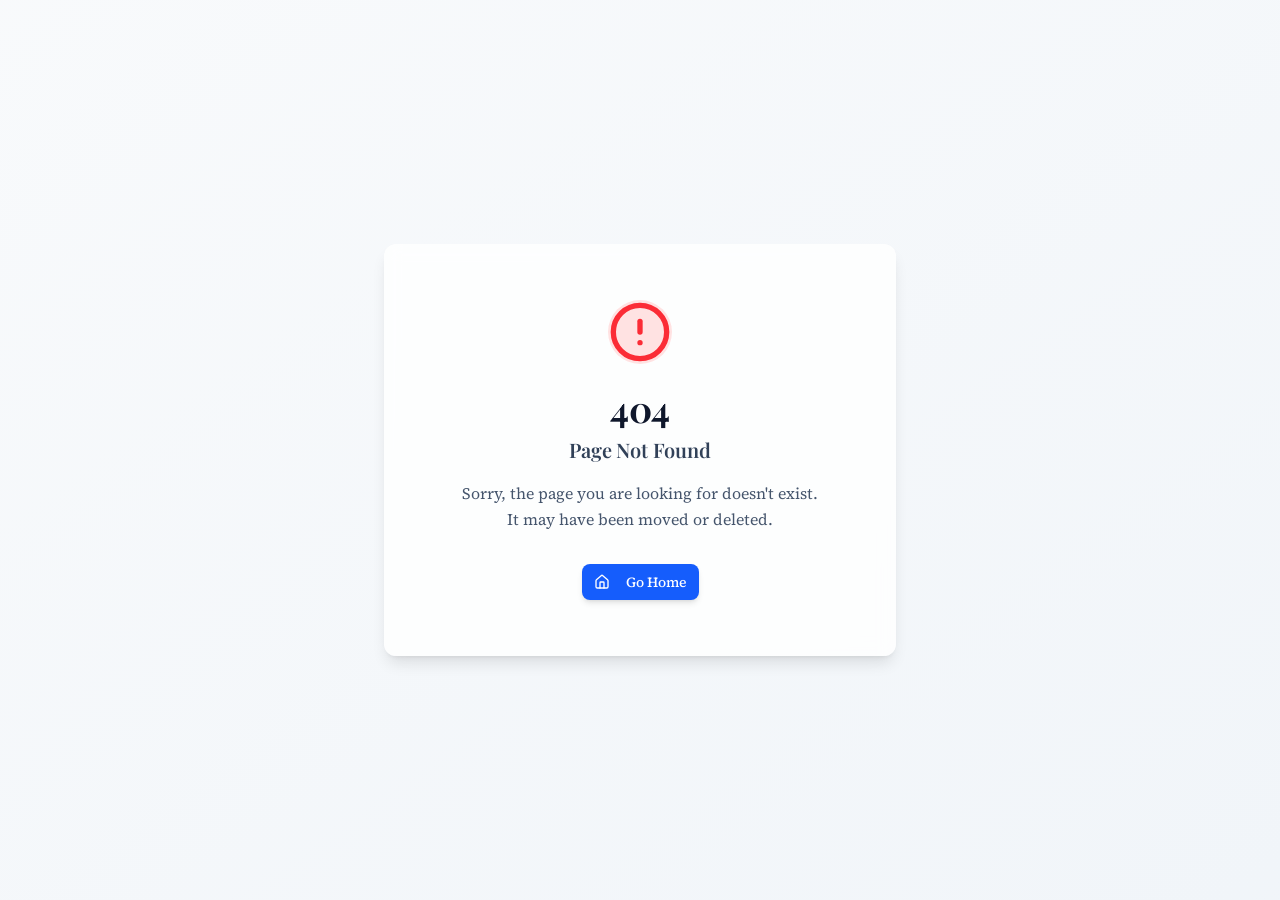
<file: index.html>
<!doctype html>
<html lang="ru">
<head>
  <meta charset="UTF-8" />
  <meta name="viewport" content="width=device-width, initial-scale=1.0" />
  <title>Христианский психолог онлайн — Дмитрий Петров</title>
  <meta name="description" content="Онлайн-консультации христианского психолога Дмитрия Петрова: помощь при зависимости, созависимости и духовном кризисе. Опыт 16 лет. Первая встреча бесплатно." />
  <meta name="author" content="Дмитрий Петров" />
  <meta name="robots" content="index, follow, max-image-preview:large, max-snippet:-1, max-video-preview:-1" />
  <link rel="canonical" href="https://psiholog-petrov.ru/" />
  <link rel="alternate" hreflang="ru" href="https://psiholog-petrov.ru/" />
  <link rel="alternate" hreflang="x-default" href="https://psiholog-petrov.ru/" />
  <meta property="og:type" content="website" />
  <meta property="og:locale" content="ru_RU" />
  <meta property="og:site_name" content="Дмитрий Петров — христианский психолог" />
  <meta property="og:title" content="Христианский психолог онлайн — Дмитрий Петров" />
  <meta property="og:description" content="Помощь при зависимости, созависимости и духовном кризисе. 16 лет практики. Первая онлайн-встреча бесплатно." />
  <meta property="og:url" content="https://psiholog-petrov.ru/" />
  <meta property="og:image" content="https://psiholog-petrov.ru/og-image.jpg" />
  <meta property="og:image:secure_url" content="https://psiholog-petrov.ru/og-image.jpg" />
  <meta property="og:image:type" content="image/jpeg" />
  <meta property="og:image:alt" content="Дмитрий Петров — христианский психолог онлайн" />
  <meta name="twitter:card" content="summary_large_image" />
  <meta name="twitter:title" content="Христианский психолог онлайн — Дмитрий Петров" />
  <meta name="twitter:description" content="Помощь при зависимости, созависимости и духовном кризисе. Первая онлайн-встреча бесплатно." />
  <meta name="twitter:image" content="https://psiholog-petrov.ru/og-image.jpg" />
  <meta name="twitter:image:alt" content="Дмитрий Петров — христианский психолог онлайн" />
  <meta name="theme-color" content="#1c1917" />
  <link rel="icon" href="./favicon.ico" sizes="any" />
  <link rel="apple-touch-icon" href="./apple-touch-icon.png" />
  <link rel="preconnect" href="https://fonts.googleapis.com" />
  <link rel="preconnect" href="https://fonts.gstatic.com" crossorigin />
  <link href="https://fonts.googleapis.com/css2?family=Playfair+Display:ital,wght@0,500;0,600;0,700;0,800;1,500&family=Source+Serif+4:ital,opsz,wght@0,8..60,400;0,8..60,500;0,8..60,600;1,8..60,400&family=Inter:wght@400;500;600&family=JetBrains+Mono:wght@400;500&display=swap" rel="stylesheet" />
  <script type="application/ld+json">
  {
    "@context": "https://schema.org",
    "@graph": [
      {
        "@type": "WebSite",
        "@id": "https://psiholog-petrov.ru/#website",
        "url": "https://psiholog-petrov.ru/",
        "name": "Дмитрий Петров — христианский психолог",
        "description": "Онлайн-консультации при зависимости, созависимости и духовном кризисе.",
        "inLanguage": "ru-RU",
        "publisher": { "@id": "https://psiholog-petrov.ru/#person" }
      },
      {
        "@type": "Person",
        "@id": "https://psiholog-petrov.ru/#person",
        "name": "Дмитрий Петров",
        "jobTitle": "Христианский психолог",
        "description": "Христианский психолог и дьякон церкви с 16-летним опытом помощи при зависимости и созависимости.",
        "url": "https://psiholog-petrov.ru/",
        "email": "mailto:bfond@yandex.ru",
        "telephone": "+7-920-536-11-11",
        "knowsLanguage": "ru"
      },
      {
        "@type": "ProfessionalService",
        "@id": "https://psiholog-petrov.ru/#service",
        "name": "Онлайн-консультации христианского психолога Дмитрия Петрова",
        "description": "Психологическое консультирование при алкогольной, наркотической и игровой зависимости, созависимости и духовном кризисе.",
        "url": "https://psiholog-petrov.ru/",
        "image": "https://psiholog-petrov.ru/og-image.jpg",
        "telephone": "+7-920-536-11-11",
        "email": "bfond@yandex.ru",
        "priceRange": "₽₽",
        "areaServed": { "@type": "Country", "name": "Россия" },
        "availableLanguage": { "@type": "Language", "name": "Русский", "alternateName": "ru" },
        "founder": { "@id": "https://psiholog-petrov.ru/#person" },
        "serviceType": ["Психологическое консультирование онлайн", "Помощь при зависимости", "Помощь при созависимости", "Поддержка при духовном кризисе"],
        "makesOffer": {
          "@type": "Offer",
          "name": "Первая онлайн-встреча",
          "price": "0",
          "priceCurrency": "RUB",
          "description": "Бесплатная первая встреча продолжительностью 30 минут"
        }
      }
    ]
  }
  </script>
  <script type="module" crossorigin src="./assets/index-CDIkIArV.js?v=20260817"></script>
  <link rel="stylesheet" crossorigin href="./assets/index-CNHyEMEJ.css">
</head>
<body>
  <div id="root"></div>
  <noscript>
    <main>
      <h1>Христианский психолог онлайн — Дмитрий Петров</h1>
      <p>Онлайн-консультации при зависимости, созависимости и духовном кризисе. Опыт работы — 16 лет. Первая встреча бесплатно.</p>
      <p>Телефон: <a href="tel:+79205361111">+7 920 536-11-11</a>. Электронная почта: <a href="mailto:bfond@yandex.ru">bfond@yandex.ru</a>.</p>
    </main>
  </noscript>
</body>
</html>
</file>
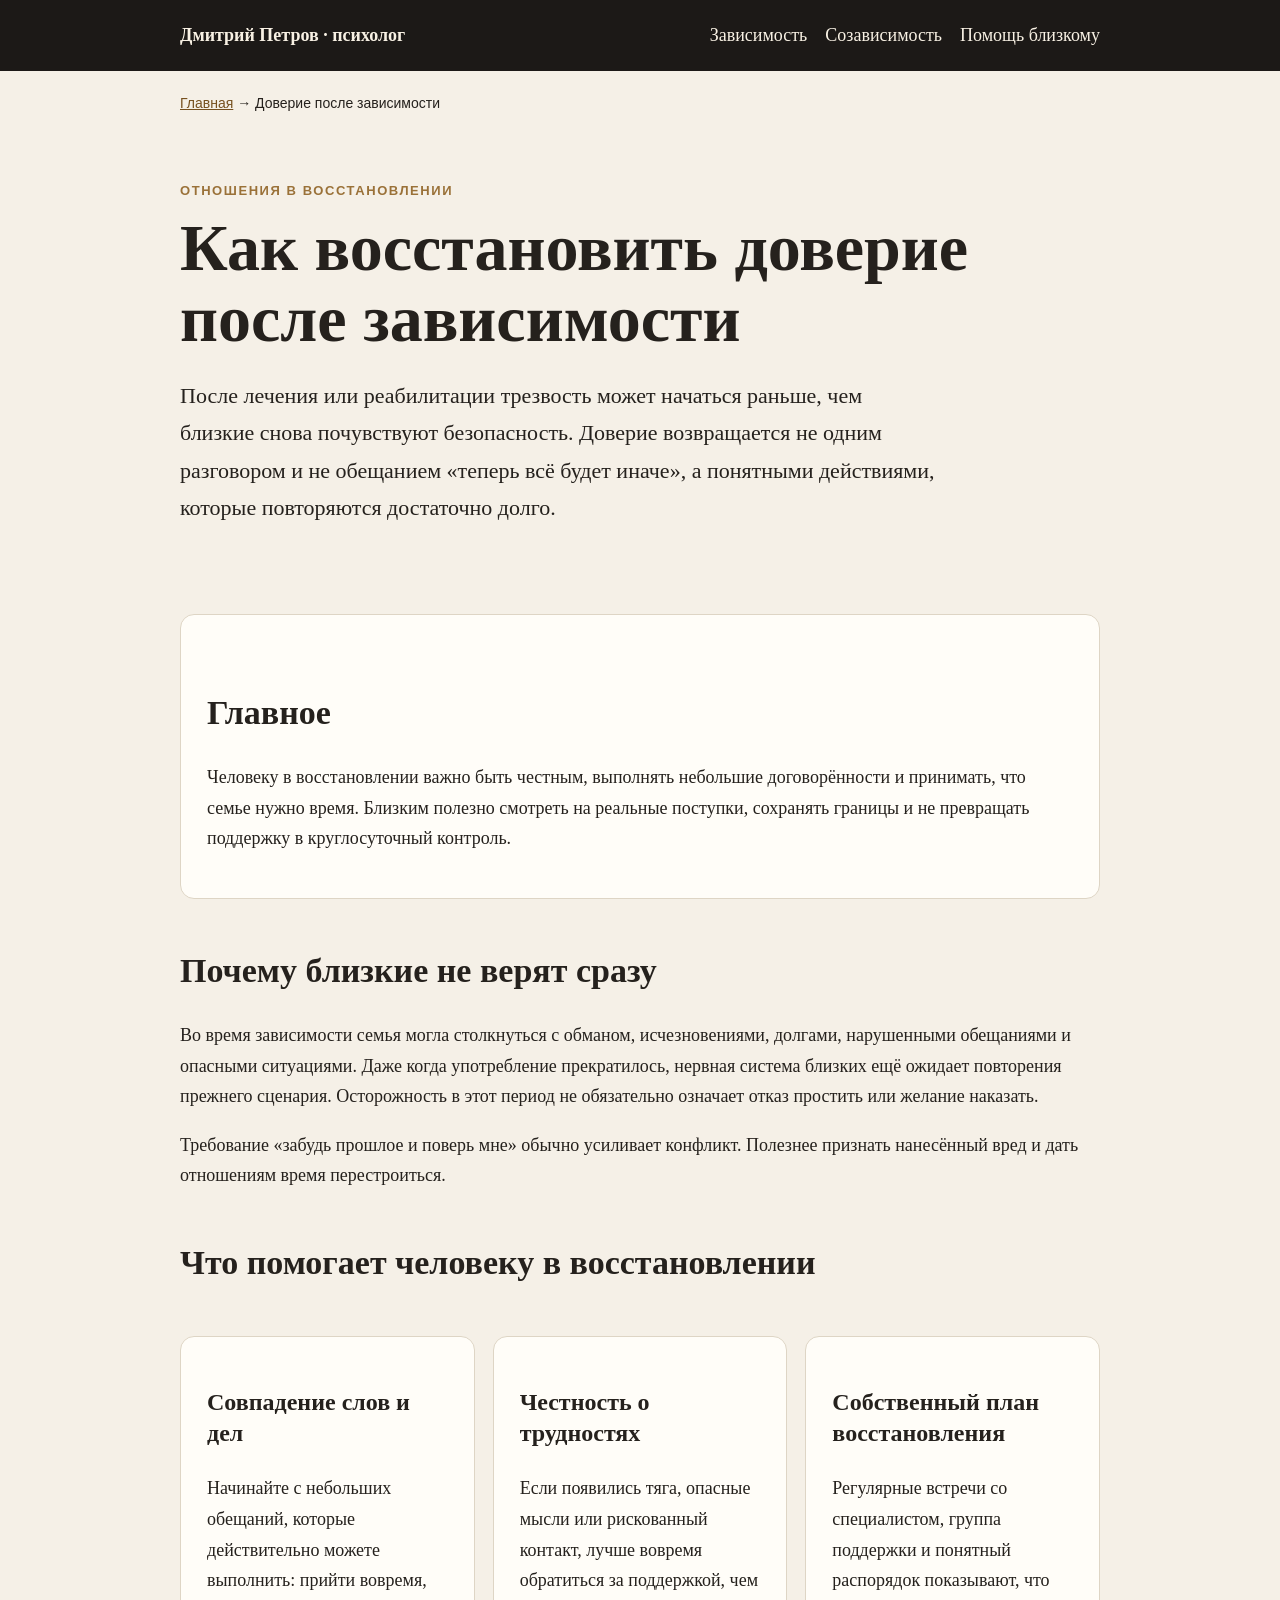
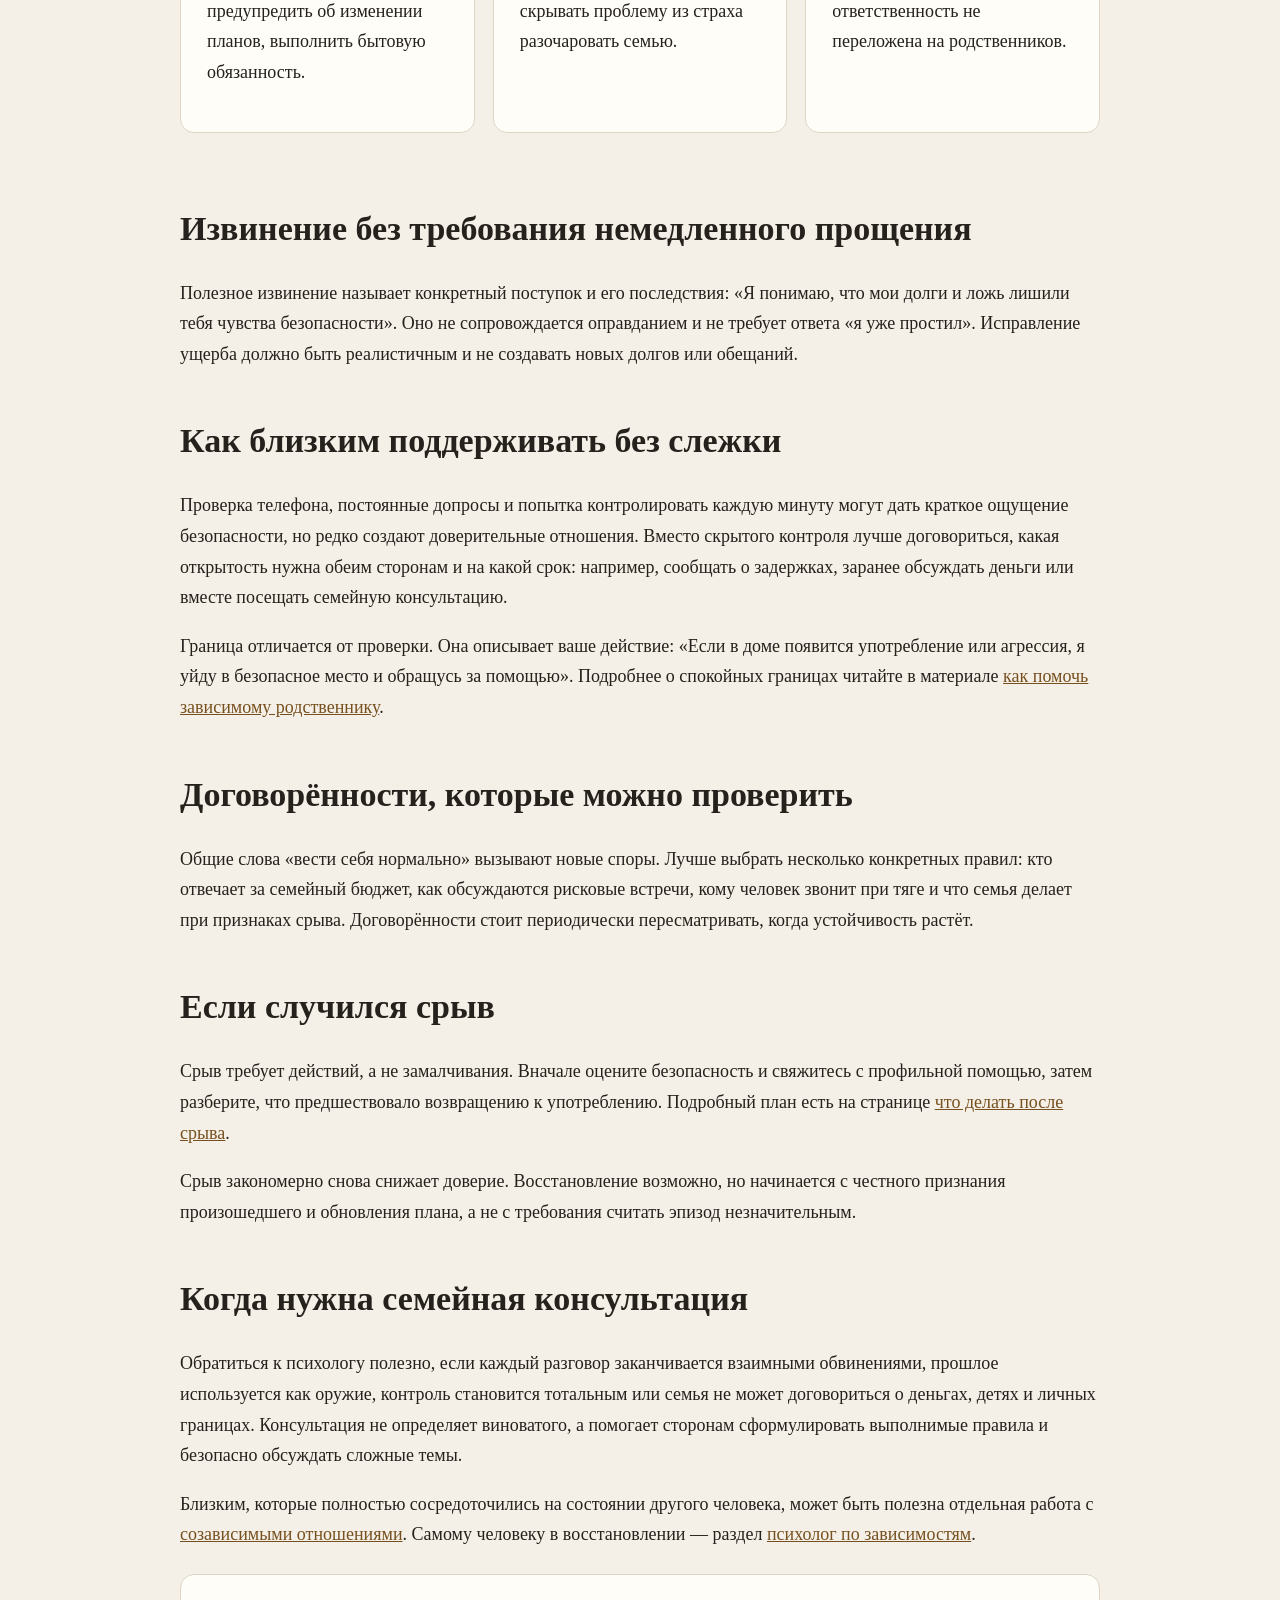
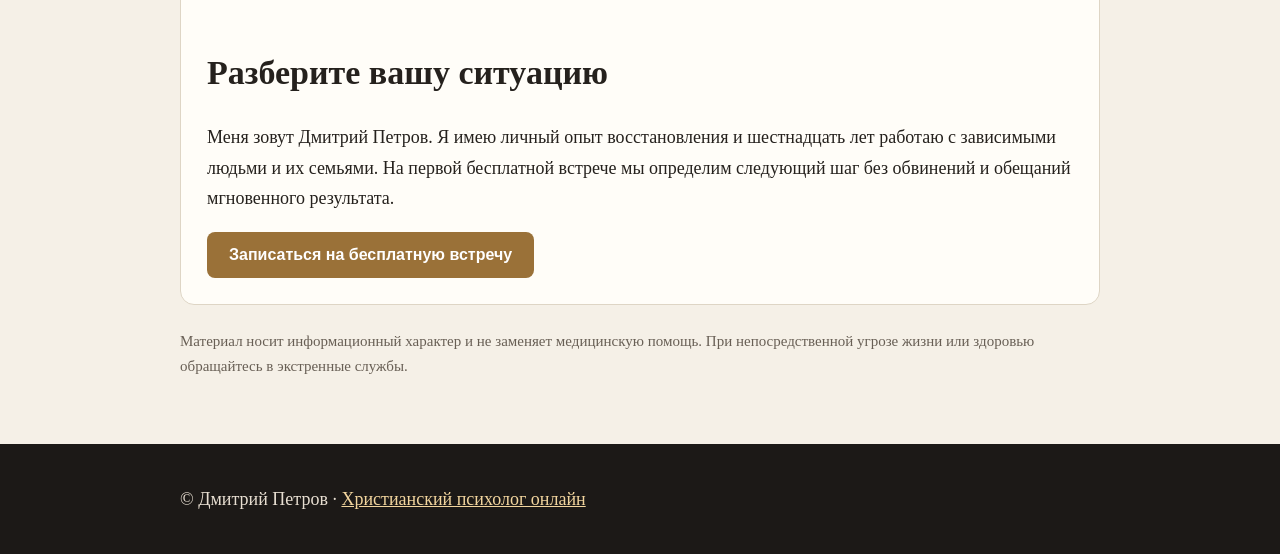
<file: doverie-posle-zavisimosti/index.html>
<!doctype html><html lang="ru"><head><meta charset="UTF-8"><meta name="viewport" content="width=device-width,initial-scale=1"><title>Как восстановить доверие после зависимости — психолог</title><meta name="description" content="Как вернуть доверие в семье после зависимости: честность без контроля, ясные договорённости, границы и последовательные действия после лечения или реабилитации."><meta name="robots" content="index,follow,max-image-preview:large"><link rel="canonical" href="https://psiholog-petrov.ru/doverie-posle-zavisimosti/"><link rel="stylesheet" href="/assets/seo-pages.css"><meta property="og:type" content="article"><meta property="og:title" content="Как восстановить доверие после зависимости"><meta property="og:description" content="Практические шаги для человека в восстановлении и его близких: как возвращать доверие без обещаний, слежки и замалчивания прошлого."><meta property="og:url" content="https://psiholog-petrov.ru/doverie-posle-zavisimosti/"><meta property="og:image" content="https://psiholog-petrov.ru/og-image.jpg"><script type="application/ld+json">{"@context":"https://schema.org","@type":"Article","headline":"Как восстановить доверие после зависимости","description":"Практические шаги для восстановления доверия в семье после зависимости.","author":{"@type":"Person","name":"Дмитрий Петров"},"publisher":{"@type":"Person","name":"Дмитрий Петров"},"mainEntityOfPage":"https://psiholog-petrov.ru/doverie-posle-zavisimosti/","datePublished":"2026-10-05","dateModified":"2026-10-05"}</script></head><body><header><nav class="wrap"><a class="brand" href="/">Дмитрий Петров · психолог</a><a href="/zavisimost/">Зависимость</a><a href="/sozavisimost/">Созависимость</a><a href="/kak-pomoch-zavisimomu/">Помощь близкому</a></nav></header><main class="wrap"><div class="crumbs"><a href="/">Главная</a> → Доверие после зависимости</div><article><section class="hero"><div class="eyebrow">Отношения в восстановлении</div><h1>Как восстановить доверие после зависимости</h1><p class="lead">После лечения или реабилитации трезвость может начаться раньше, чем близкие снова почувствуют безопасность. Доверие возвращается не одним разговором и не обещанием «теперь всё будет иначе», а понятными действиями, которые повторяются достаточно долго.</p></section><div class="card"><h2>Главное</h2><p>Человеку в восстановлении важно быть честным, выполнять небольшие договорённости и принимать, что семье нужно время. Близким полезно смотреть на реальные поступки, сохранять границы и не превращать поддержку в круглосуточный контроль.</p></div><h2>Почему близкие не верят сразу</h2><p>Во время зависимости семья могла столкнуться с обманом, исчезновениями, долгами, нарушенными обещаниями и опасными ситуациями. Даже когда употребление прекратилось, нервная система близких ещё ожидает повторения прежнего сценария. Осторожность в этот период не обязательно означает отказ простить или желание наказать.</p><p>Требование «забудь прошлое и поверь мне» обычно усиливает конфликт. Полезнее признать нанесённый вред и дать отношениям время перестроиться.</p><h2>Что помогает человеку в восстановлении</h2><div class="grid"><div class="card"><h3>Совпадение слов и дел</h3><p>Начинайте с небольших обещаний, которые действительно можете выполнить: прийти вовремя, предупредить об изменении планов, выполнить бытовую обязанность.</p></div><div class="card"><h3>Честность о трудностях</h3><p>Если появились тяга, опасные мысли или рискованный контакт, лучше вовремя обратиться за поддержкой, чем скрывать проблему из страха разочаровать семью.</p></div><div class="card"><h3>Собственный план восстановления</h3><p>Регулярные встречи со специалистом, группа поддержки и понятный распорядок показывают, что ответственность не переложена на родственников.</p></div></div><h2>Извинение без требования немедленного прощения</h2><p>Полезное извинение называет конкретный поступок и его последствия: «Я понимаю, что мои долги и ложь лишили тебя чувства безопасности». Оно не сопровождается оправданием и не требует ответа «я уже простил». Исправление ущерба должно быть реалистичным и не создавать новых долгов или обещаний.</p><h2>Как близким поддерживать без слежки</h2><p>Проверка телефона, постоянные допросы и попытка контролировать каждую минуту могут дать краткое ощущение безопасности, но редко создают доверительные отношения. Вместо скрытого контроля лучше договориться, какая открытость нужна обеим сторонам и на какой срок: например, сообщать о задержках, заранее обсуждать деньги или вместе посещать семейную консультацию.</p><p>Граница отличается от проверки. Она описывает ваше действие: «Если в доме появится употребление или агрессия, я уйду в безопасное место и обращусь за помощью». Подробнее о спокойных границах читайте в материале <a href="/kak-pomoch-zavisimomu/">как помочь зависимому родственнику</a>.</p><h2>Договорённости, которые можно проверить</h2><p>Общие слова «вести себя нормально» вызывают новые споры. Лучше выбрать несколько конкретных правил: кто отвечает за семейный бюджет, как обсуждаются рисковые встречи, кому человек звонит при тяге и что семья делает при признаках срыва. Договорённости стоит периодически пересматривать, когда устойчивость растёт.</p><h2>Если случился срыв</h2><p>Срыв требует действий, а не замалчивания. Вначале оцените безопасность и свяжитесь с профильной помощью, затем разберите, что предшествовало возвращению к употреблению. Подробный план есть на странице <a href="/sryv-posle-reabilitatsii/">что делать после срыва</a>.</p><p>Срыв закономерно снова снижает доверие. Восстановление возможно, но начинается с честного признания произошедшего и обновления плана, а не с требования считать эпизод незначительным.</p><h2>Когда нужна семейная консультация</h2><p>Обратиться к психологу полезно, если каждый разговор заканчивается взаимными обвинениями, прошлое используется как оружие, контроль становится тотальным или семья не может договориться о деньгах, детях и личных границах. Консультация не определяет виноватого, а помогает сторонам сформулировать выполнимые правила и безопасно обсуждать сложные темы.</p><p>Близким, которые полностью сосредоточились на состоянии другого человека, может быть полезна отдельная работа с <a href="/sozavisimost/">созависимыми отношениями</a>. Самому человеку в восстановлении — раздел <a href="/zavisimost/">психолог по зависимостям</a>.</p><div class="card"><h2>Разберите вашу ситуацию</h2><p>Меня зовут Дмитрий Петров. Я имею личный опыт восстановления и шестнадцать лет работаю с зависимыми людьми и их семьями. На первой бесплатной встрече мы определим следующий шаг без обвинений и обещаний мгновенного результата.</p><a class="cta" href="https://t.me/SONGOD62">Записаться на бесплатную встречу</a></div><p class="muted">Материал носит информационный характер и не заменяет медицинскую помощь. При непосредственной угрозе жизни или здоровью обращайтесь в экстренные службы.</p></article></main><footer><div class="wrap">© Дмитрий Петров · <a href="/">Христианский психолог онлайн</a></div></footer></body></html>
</file>
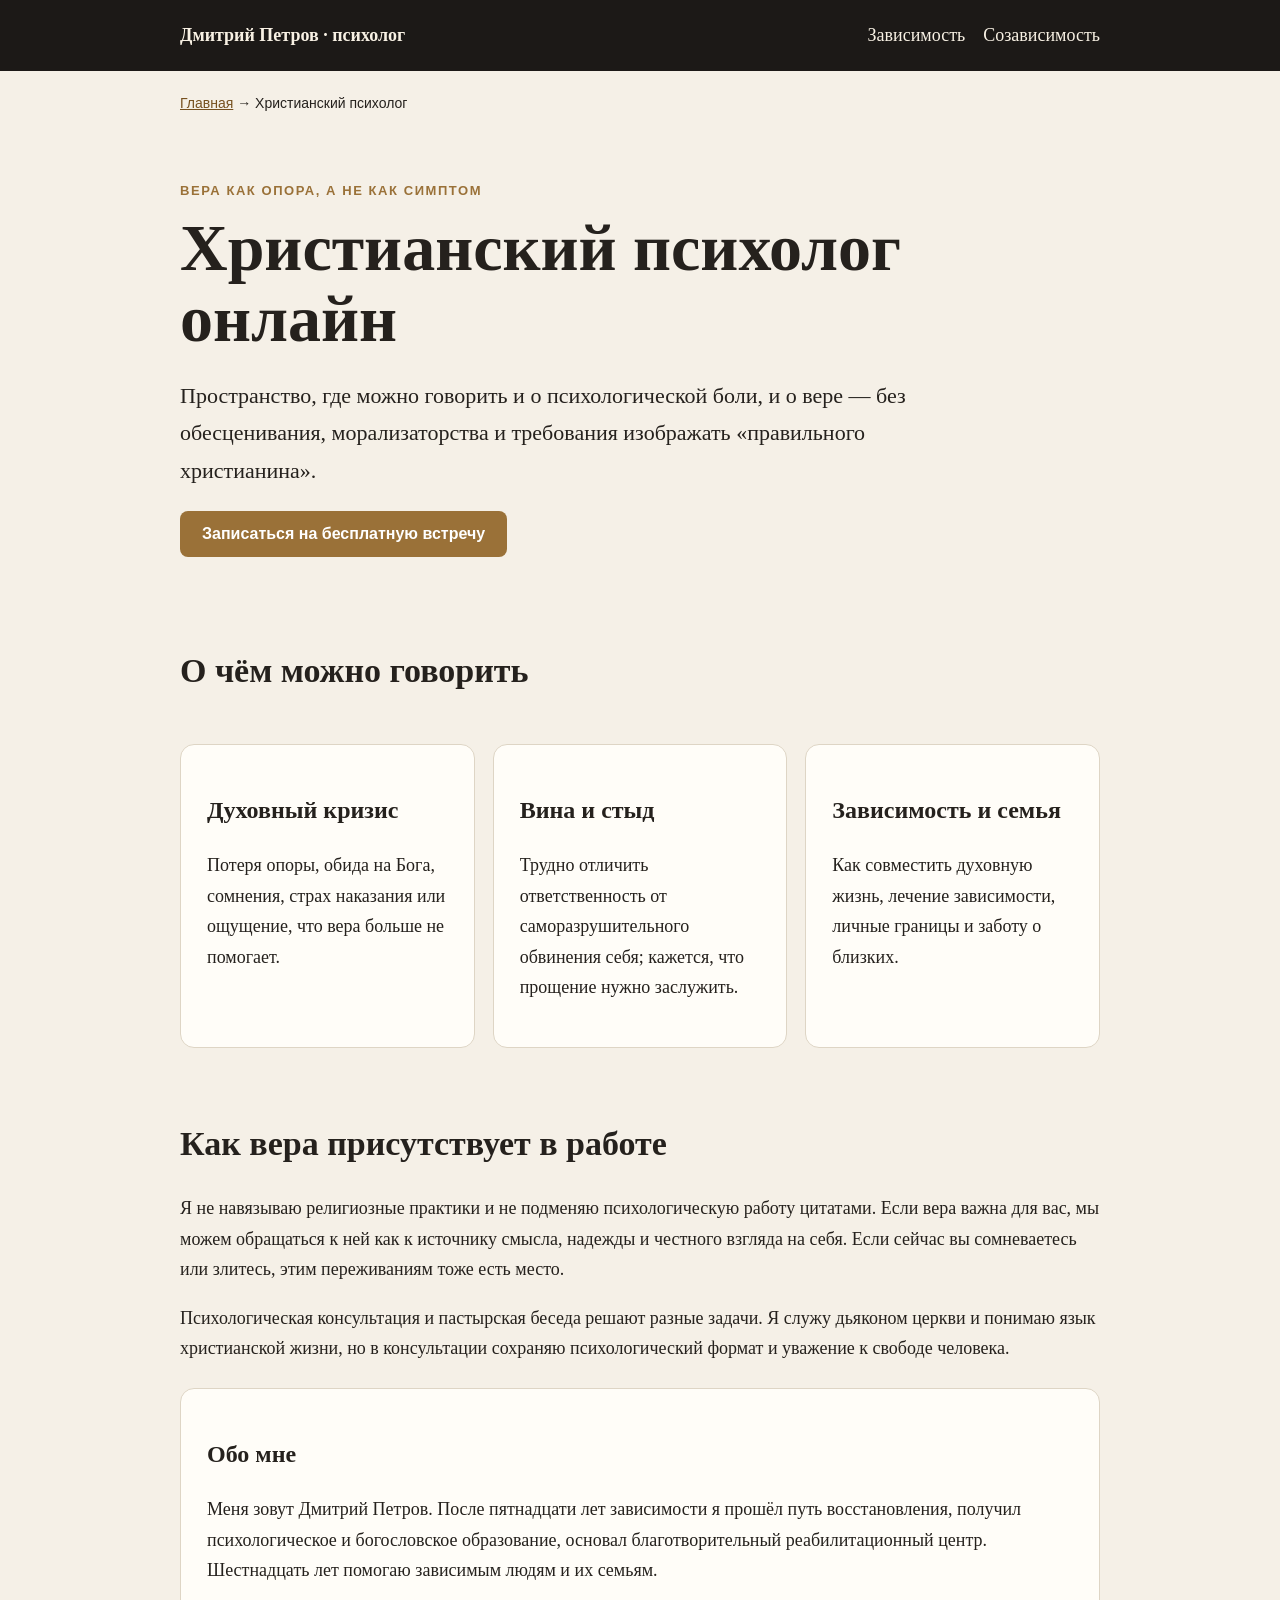
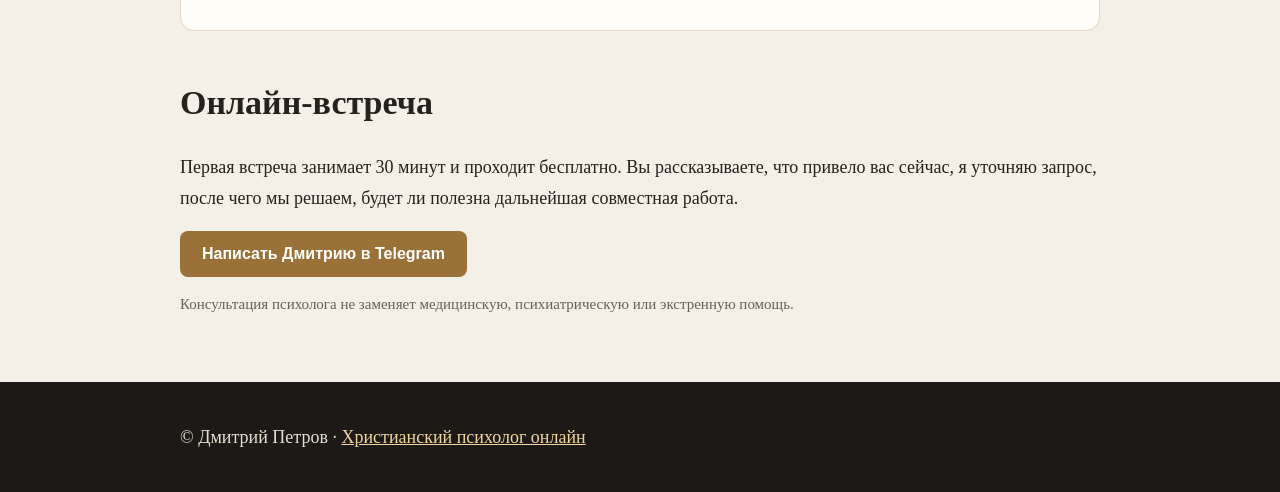
<file: hristianskiy-psiholog/index.html>
<!doctype html><html lang="ru"><head><meta charset="UTF-8"><meta name="viewport" content="width=device-width,initial-scale=1"><title>Христианский психолог онлайн — Дмитрий Петров</title><meta name="description" content="Онлайн-консультации христианского психолога: зависимость, созависимость, вина, духовный кризис и отношения с Богом. Вера как опора. Первая встреча бесплатно."><meta name="robots" content="index,follow,max-image-preview:large"><link rel="canonical" href="https://psiholog-petrov.ru/hristianskiy-psiholog/"><link rel="stylesheet" href="/assets/seo-pages.css"><meta property="og:type" content="article"><meta property="og:title" content="Христианский психолог онлайн"><meta property="og:description" content="Психологическая помощь с уважением к вере и духовному опыту человека."><meta property="og:url" content="https://psiholog-petrov.ru/hristianskiy-psiholog/"><meta property="og:image" content="https://psiholog-petrov.ru/og-image.jpg"><script type="application/ld+json">{"@context":"https://schema.org","@type":"Service","name":"Онлайн-консультация христианского психолога","provider":{"@type":"Person","name":"Дмитрий Петров"},"areaServed":"RU","availableChannel":{"@type":"ServiceChannel","serviceUrl":"https://psiholog-petrov.ru/hristianskiy-psiholog/"}}</script></head><body><header><nav class="wrap"><a class="brand" href="/">Дмитрий Петров · психолог</a><a href="/zavisimost/">Зависимость</a><a href="/sozavisimost/">Созависимость</a></nav></header><main class="wrap"><div class="crumbs"><a href="/">Главная</a> → Христианский психолог</div><section class="hero"><div class="eyebrow">Вера как опора, а не как симптом</div><h1>Христианский психолог онлайн</h1><p class="lead">Пространство, где можно говорить и о психологической боли, и о вере — без обесценивания, морализаторства и требования изображать «правильного христианина».</p><a class="cta" href="https://t.me/SONGOD62">Записаться на бесплатную встречу</a></section><h2>О чём можно говорить</h2><div class="grid"><div class="card"><h3>Духовный кризис</h3><p>Потеря опоры, обида на Бога, сомнения, страх наказания или ощущение, что вера больше не помогает.</p></div><div class="card"><h3>Вина и стыд</h3><p>Трудно отличить ответственность от саморазрушительного обвинения себя; кажется, что прощение нужно заслужить.</p></div><div class="card"><h3>Зависимость и семья</h3><p>Как совместить духовную жизнь, лечение зависимости, личные границы и заботу о близких.</p></div></div><h2>Как вера присутствует в работе</h2><p>Я не навязываю религиозные практики и не подменяю психологическую работу цитатами. Если вера важна для вас, мы можем обращаться к ней как к источнику смысла, надежды и честного взгляда на себя. Если сейчас вы сомневаетесь или злитесь, этим переживаниям тоже есть место.</p><p>Психологическая консультация и пастырская беседа решают разные задачи. Я служу дьяконом церкви и понимаю язык христианской жизни, но в консультации сохраняю психологический формат и уважение к свободе человека.</p><div class="card"><h3>Обо мне</h3><p>Меня зовут Дмитрий Петров. После пятнадцати лет зависимости я прошёл путь восстановления, получил психологическое и богословское образование, основал благотворительный реабилитационный центр. Шестнадцать лет помогаю зависимым людям и их семьям.</p></div><h2>Онлайн-встреча</h2><p>Первая встреча занимает 30 минут и проходит бесплатно. Вы рассказываете, что привело вас сейчас, я уточняю запрос, после чего мы решаем, будет ли полезна дальнейшая совместная работа.</p><a class="cta" href="https://t.me/SONGOD62">Написать Дмитрию в Telegram</a><p class="muted">Консультация психолога не заменяет медицинскую, психиатрическую или экстренную помощь.</p></main><footer><div class="wrap">© Дмитрий Петров · <a href="/">Христианский психолог онлайн</a></div></footer></body></html>
</file>
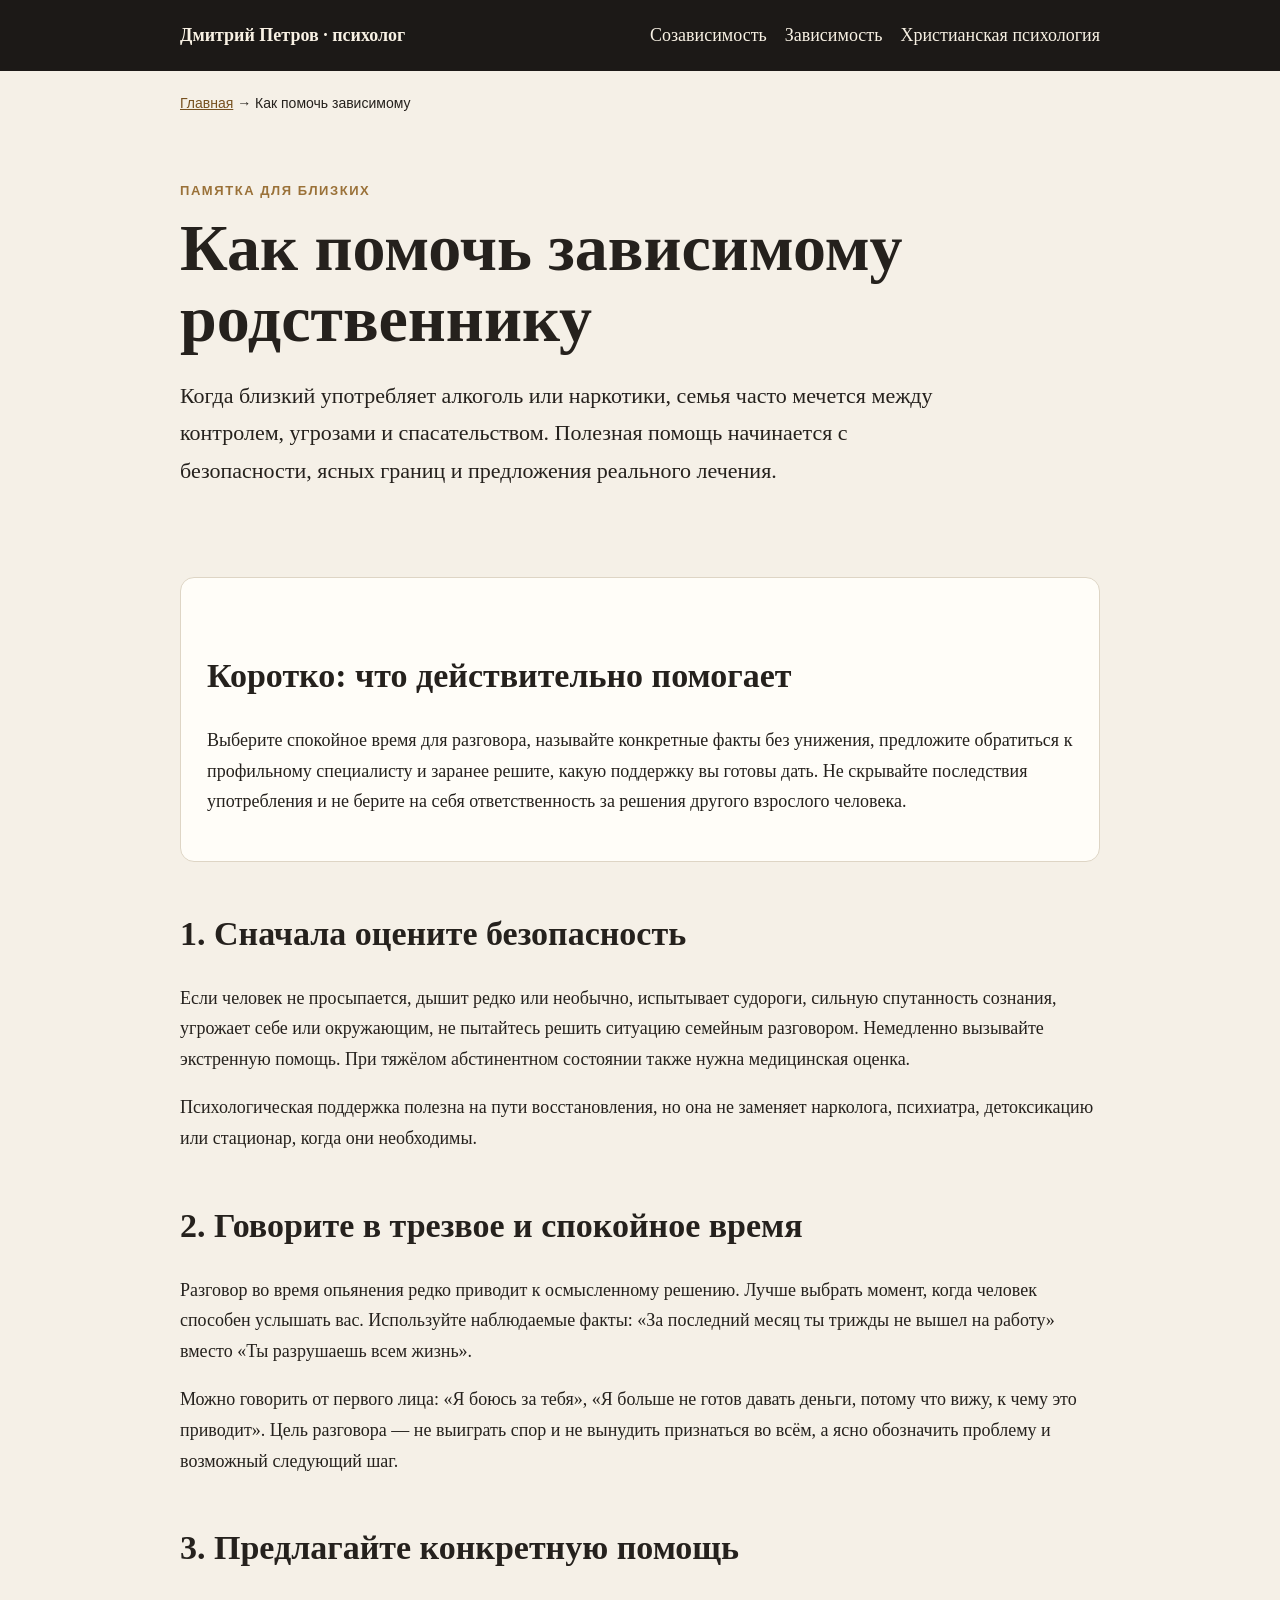
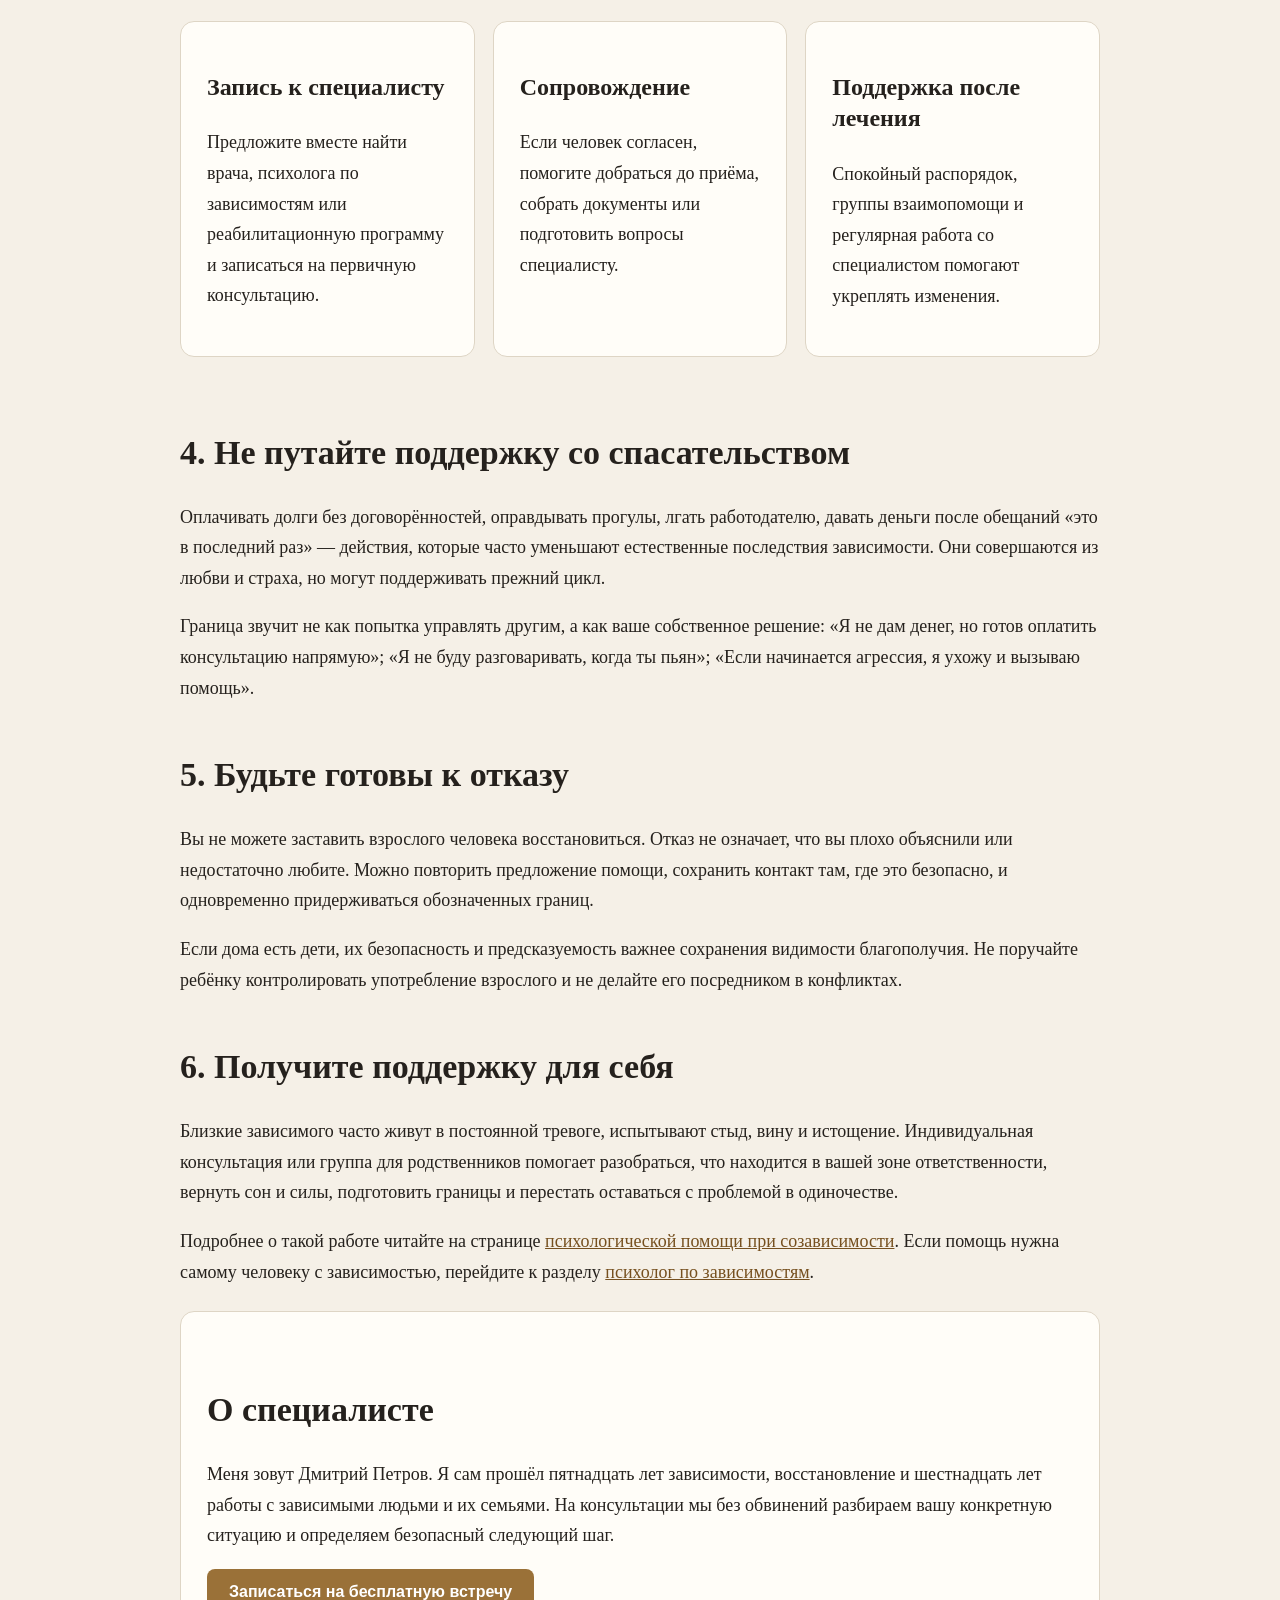
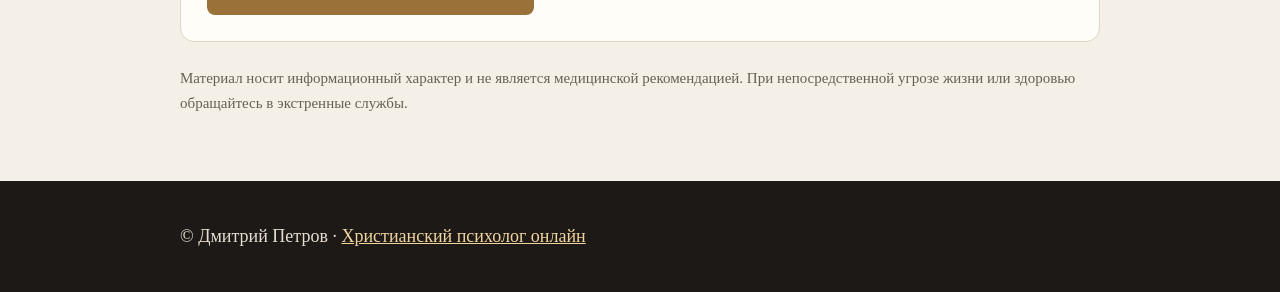
<file: kak-pomoch-zavisimomu/index.html>
<!doctype html><html lang="ru"><head><meta charset="UTF-8"><meta name="viewport" content="width=device-width,initial-scale=1"><title>Как помочь зависимому родственнику — советы психолога</title><meta name="description" content="Как правильно помочь близкому с алкогольной или наркотической зависимостью: границы, разговор, лечение и поддержка без спасательства. Советы психолога Дмитрия Петрова."><meta name="robots" content="index,follow,max-image-preview:large"><link rel="canonical" href="https://psiholog-petrov.ru/kak-pomoch-zavisimomu/"><link rel="stylesheet" href="/assets/seo-pages.css"><meta property="og:type" content="article"><meta property="og:title" content="Как помочь зависимому родственнику"><meta property="og:description" content="Практические ориентиры для семьи: как разговаривать, сохранять границы и предлагать помощь без давления и спасательства."><meta property="og:url" content="https://psiholog-petrov.ru/kak-pomoch-zavisimomu/"><meta property="og:image" content="https://psiholog-petrov.ru/og-image.jpg"><script type="application/ld+json">{"@context":"https://schema.org","@type":"Article","headline":"Как помочь зависимому родственнику","description":"Практические рекомендации психолога для близких людей с зависимостью.","author":{"@type":"Person","name":"Дмитрий Петров"},"publisher":{"@type":"Person","name":"Дмитрий Петров"},"mainEntityOfPage":"https://psiholog-petrov.ru/kak-pomoch-zavisimomu/","datePublished":"2026-08-27","dateModified":"2026-08-27"}</script></head><body><header><nav class="wrap"><a class="brand" href="/">Дмитрий Петров · психолог</a><a href="/sozavisimost/">Созависимость</a><a href="/zavisimost/">Зависимость</a><a href="/hristianskiy-psiholog/">Христианская психология</a></nav></header><main class="wrap"><div class="crumbs"><a href="/">Главная</a> → Как помочь зависимому</div><article><section class="hero"><div class="eyebrow">Памятка для близких</div><h1>Как помочь зависимому родственнику</h1><p class="lead">Когда близкий употребляет алкоголь или наркотики, семья часто мечется между контролем, угрозами и спасательством. Полезная помощь начинается с безопасности, ясных границ и предложения реального лечения.</p></section><div class="card"><h2>Коротко: что действительно помогает</h2><p>Выберите спокойное время для разговора, называйте конкретные факты без унижения, предложите обратиться к профильному специалисту и заранее решите, какую поддержку вы готовы дать. Не скрывайте последствия употребления и не берите на себя ответственность за решения другого взрослого человека.</p></div><h2>1. Сначала оцените безопасность</h2><p>Если человек не просыпается, дышит редко или необычно, испытывает судороги, сильную спутанность сознания, угрожает себе или окружающим, не пытайтесь решить ситуацию семейным разговором. Немедленно вызывайте экстренную помощь. При тяжёлом абстинентном состоянии также нужна медицинская оценка.</p><p>Психологическая поддержка полезна на пути восстановления, но она не заменяет нарколога, психиатра, детоксикацию или стационар, когда они необходимы.</p><h2>2. Говорите в трезвое и спокойное время</h2><p>Разговор во время опьянения редко приводит к осмысленному решению. Лучше выбрать момент, когда человек способен услышать вас. Используйте наблюдаемые факты: «За последний месяц ты трижды не вышел на работу» вместо «Ты разрушаешь всем жизнь».</p><p>Можно говорить от первого лица: «Я боюсь за тебя», «Я больше не готов давать деньги, потому что вижу, к чему это приводит». Цель разговора — не выиграть спор и не вынудить признаться во всём, а ясно обозначить проблему и возможный следующий шаг.</p><h2>3. Предлагайте конкретную помощь</h2><div class="grid"><div class="card"><h3>Запись к специалисту</h3><p>Предложите вместе найти врача, психолога по зависимостям или реабилитационную программу и записаться на первичную консультацию.</p></div><div class="card"><h3>Сопровождение</h3><p>Если человек согласен, помогите добраться до приёма, собрать документы или подготовить вопросы специалисту.</p></div><div class="card"><h3>Поддержка после лечения</h3><p>Спокойный распорядок, группы взаимопомощи и регулярная работа со специалистом помогают укреплять изменения.</p></div></div><h2>4. Не путайте поддержку со спасательством</h2><p>Оплачивать долги без договорённостей, оправдывать прогулы, лгать работодателю, давать деньги после обещаний «это в последний раз» — действия, которые часто уменьшают естественные последствия зависимости. Они совершаются из любви и страха, но могут поддерживать прежний цикл.</p><p>Граница звучит не как попытка управлять другим, а как ваше собственное решение: «Я не дам денег, но готов оплатить консультацию напрямую»; «Я не буду разговаривать, когда ты пьян»; «Если начинается агрессия, я ухожу и вызываю помощь».</p><h2>5. Будьте готовы к отказу</h2><p>Вы не можете заставить взрослого человека восстановиться. Отказ не означает, что вы плохо объяснили или недостаточно любите. Можно повторить предложение помощи, сохранить контакт там, где это безопасно, и одновременно придерживаться обозначенных границ.</p><p>Если дома есть дети, их безопасность и предсказуемость важнее сохранения видимости благополучия. Не поручайте ребёнку контролировать употребление взрослого и не делайте его посредником в конфликтах.</p><h2>6. Получите поддержку для себя</h2><p>Близкие зависимого часто живут в постоянной тревоге, испытывают стыд, вину и истощение. Индивидуальная консультация или группа для родственников помогает разобраться, что находится в вашей зоне ответственности, вернуть сон и силы, подготовить границы и перестать оставаться с проблемой в одиночестве.</p><p>Подробнее о такой работе читайте на странице <a href="/sozavisimost/">психологической помощи при созависимости</a>. Если помощь нужна самому человеку с зависимостью, перейдите к разделу <a href="/zavisimost/">психолог по зависимостям</a>.</p><div class="card"><h2>О специалисте</h2><p>Меня зовут Дмитрий Петров. Я сам прошёл пятнадцать лет зависимости, восстановление и шестнадцать лет работы с зависимыми людьми и их семьями. На консультации мы без обвинений разбираем вашу конкретную ситуацию и определяем безопасный следующий шаг.</p><a class="cta" href="https://t.me/SONGOD62">Записаться на бесплатную встречу</a></div><p class="muted">Материал носит информационный характер и не является медицинской рекомендацией. При непосредственной угрозе жизни или здоровью обращайтесь в экстренные службы.</p></article></main><footer><div class="wrap">© Дмитрий Петров · <a href="/">Христианский психолог онлайн</a></div></footer></body></html>
</file>
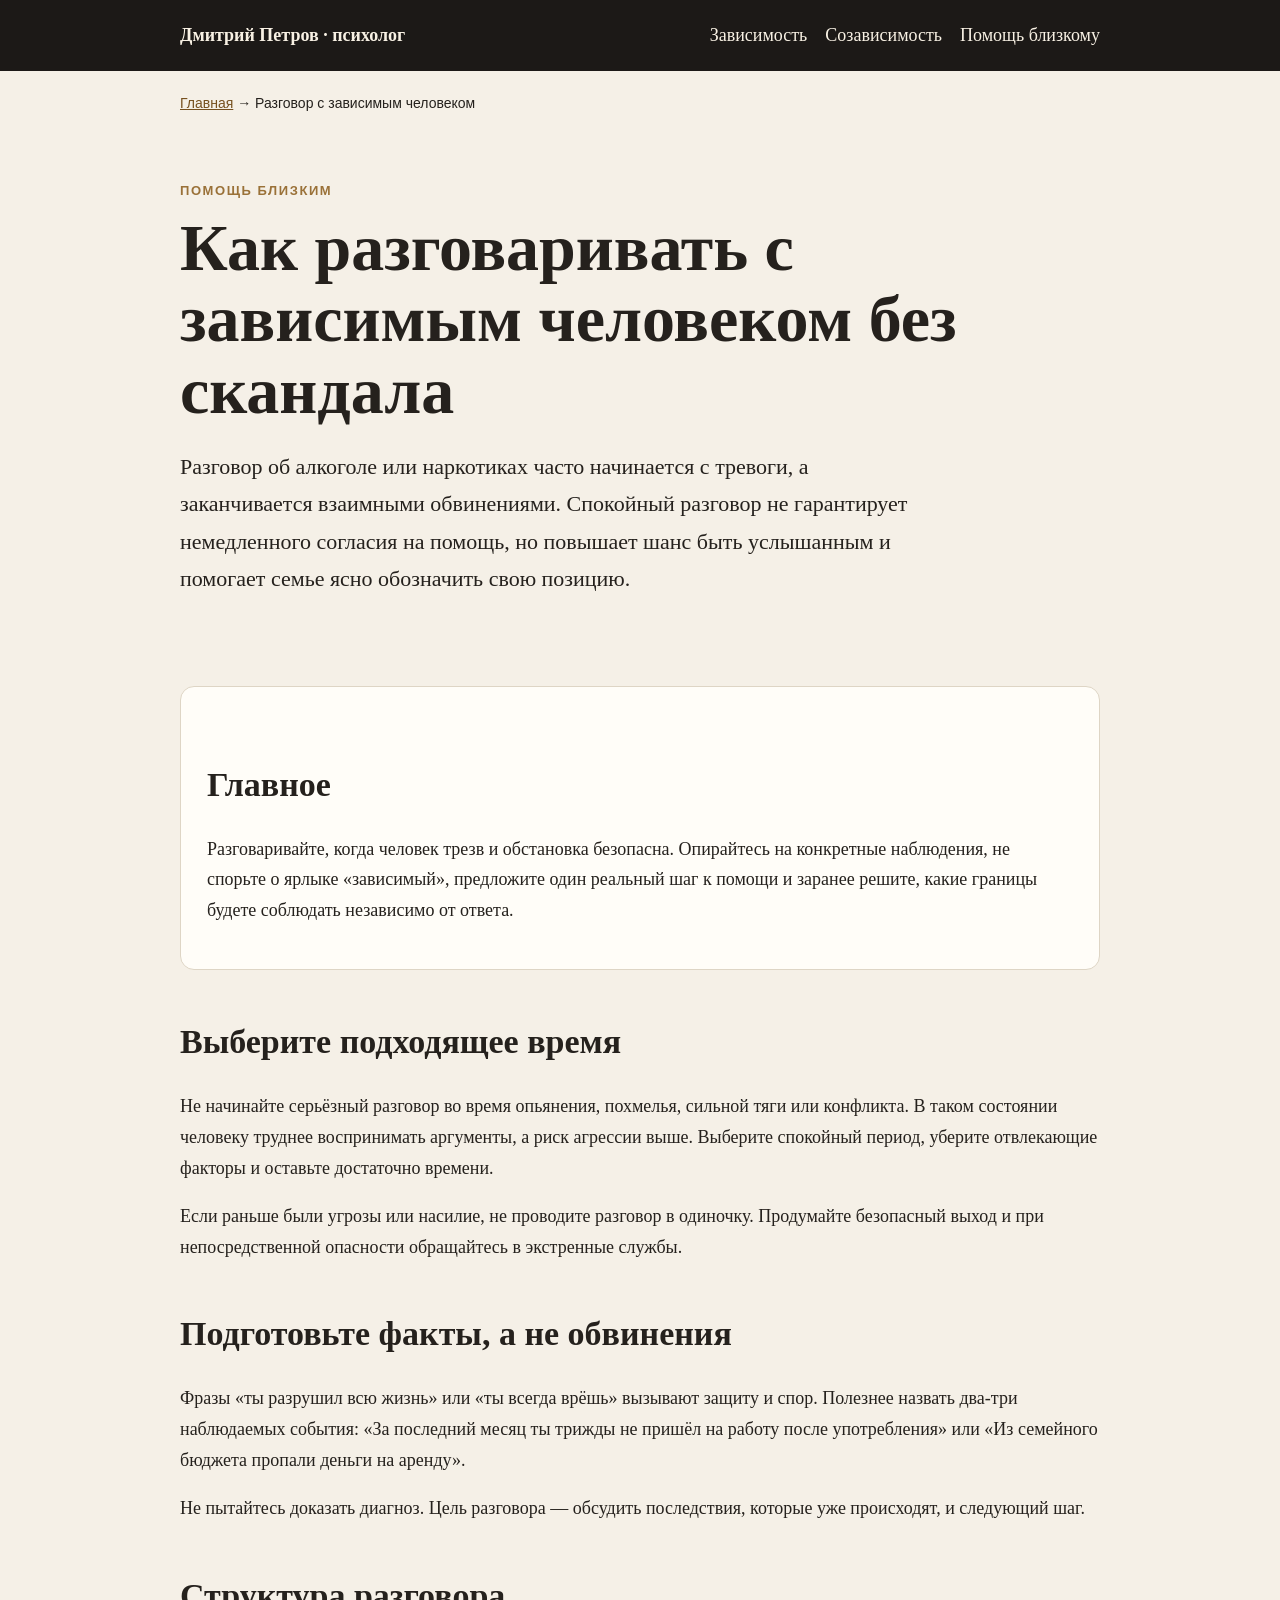
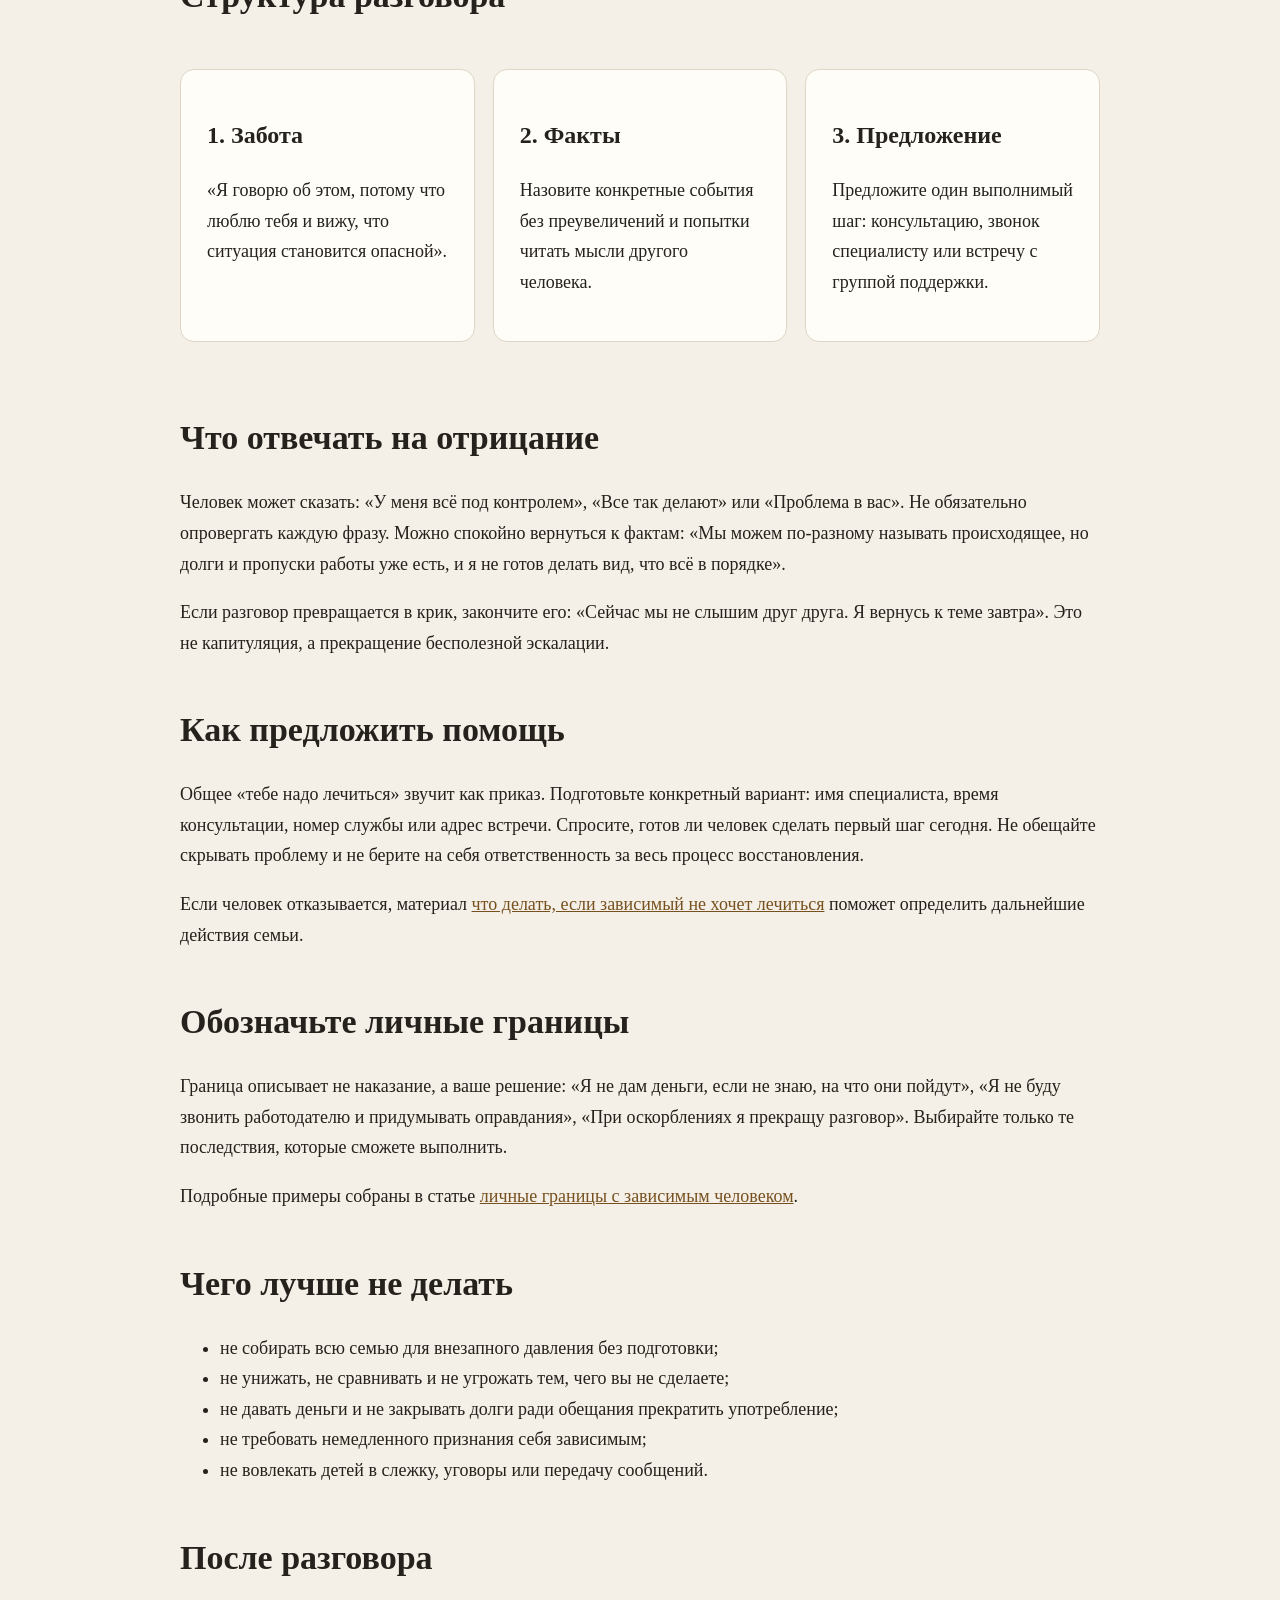
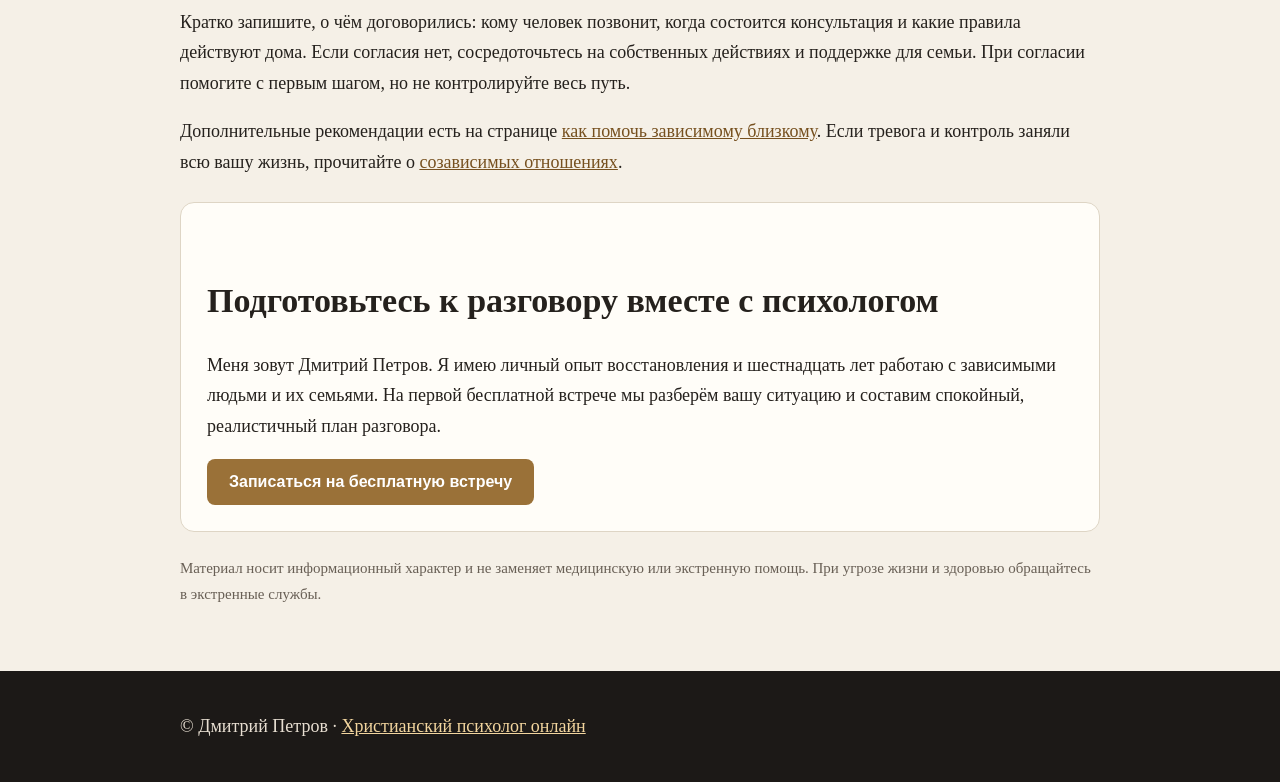
<file: kak-razgovarivat-s-zavisimym/index.html>
<!doctype html><html lang="ru"><head><meta charset="UTF-8"><meta name="viewport" content="width=device-width,initial-scale=1"><title>Как разговаривать с зависимым человеком без скандала</title><meta name="description" content="Как поговорить с зависимым человеком об употреблении: выбрать время, привести факты, предложить помощь и обозначить границы без угроз и унижения."><meta name="robots" content="index,follow,max-image-preview:large"><link rel="canonical" href="https://psiholog-petrov.ru/kak-razgovarivat-s-zavisimym/"><link rel="stylesheet" href="/assets/seo-pages.css"><meta property="og:type" content="article"><meta property="og:title" content="Как разговаривать с зависимым человеком без скандала"><meta property="og:description" content="Пошаговый разговор для близких: факты, спокойные формулировки, предложение помощи и личные границы."><meta property="og:url" content="https://psiholog-petrov.ru/kak-razgovarivat-s-zavisimym/"><meta property="og:image" content="https://psiholog-petrov.ru/og-image.jpg"><script type="application/ld+json">{"@context":"https://schema.org","@type":"Article","headline":"Как разговаривать с зависимым человеком без скандала","description":"Пошаговое руководство для близких по разговору о зависимости.","author":{"@type":"Person","name":"Дмитрий Петров"},"publisher":{"@type":"Person","name":"Дмитрий Петров"},"mainEntityOfPage":"https://psiholog-petrov.ru/kak-razgovarivat-s-zavisimym/","datePublished":"2026-10-26","dateModified":"2026-10-26"}</script></head><body><header><nav class="wrap"><a class="brand" href="/">Дмитрий Петров · психолог</a><a href="/zavisimost/">Зависимость</a><a href="/sozavisimost/">Созависимость</a><a href="/kak-pomoch-zavisimomu/">Помощь близкому</a></nav></header><main class="wrap"><div class="crumbs"><a href="/">Главная</a> → Разговор с зависимым человеком</div><article><section class="hero"><div class="eyebrow">Помощь близким</div><h1>Как разговаривать с зависимым человеком без скандала</h1><p class="lead">Разговор об алкоголе или наркотиках часто начинается с тревоги, а заканчивается взаимными обвинениями. Спокойный разговор не гарантирует немедленного согласия на помощь, но повышает шанс быть услышанным и помогает семье ясно обозначить свою позицию.</p></section><div class="card"><h2>Главное</h2><p>Разговаривайте, когда человек трезв и обстановка безопасна. Опирайтесь на конкретные наблюдения, не спорьте о ярлыке «зависимый», предложите один реальный шаг к помощи и заранее решите, какие границы будете соблюдать независимо от ответа.</p></div><h2>Выберите подходящее время</h2><p>Не начинайте серьёзный разговор во время опьянения, похмелья, сильной тяги или конфликта. В таком состоянии человеку труднее воспринимать аргументы, а риск агрессии выше. Выберите спокойный период, уберите отвлекающие факторы и оставьте достаточно времени.</p><p>Если раньше были угрозы или насилие, не проводите разговор в одиночку. Продумайте безопасный выход и при непосредственной опасности обращайтесь в экстренные службы.</p><h2>Подготовьте факты, а не обвинения</h2><p>Фразы «ты разрушил всю жизнь» или «ты всегда врёшь» вызывают защиту и спор. Полезнее назвать два-три наблюдаемых события: «За последний месяц ты трижды не пришёл на работу после употребления» или «Из семейного бюджета пропали деньги на аренду».</p><p>Не пытайтесь доказать диагноз. Цель разговора — обсудить последствия, которые уже происходят, и следующий шаг.</p><h2>Структура разговора</h2><div class="grid"><div class="card"><h3>1. Забота</h3><p>«Я говорю об этом, потому что люблю тебя и вижу, что ситуация становится опасной».</p></div><div class="card"><h3>2. Факты</h3><p>Назовите конкретные события без преувеличений и попытки читать мысли другого человека.</p></div><div class="card"><h3>3. Предложение</h3><p>Предложите один выполнимый шаг: консультацию, звонок специалисту или встречу с группой поддержки.</p></div></div><h2>Что отвечать на отрицание</h2><p>Человек может сказать: «У меня всё под контролем», «Все так делают» или «Проблема в вас». Не обязательно опровергать каждую фразу. Можно спокойно вернуться к фактам: «Мы можем по-разному называть происходящее, но долги и пропуски работы уже есть, и я не готов делать вид, что всё в порядке».</p><p>Если разговор превращается в крик, закончите его: «Сейчас мы не слышим друг друга. Я вернусь к теме завтра». Это не капитуляция, а прекращение бесполезной эскалации.</p><h2>Как предложить помощь</h2><p>Общее «тебе надо лечиться» звучит как приказ. Подготовьте конкретный вариант: имя специалиста, время консультации, номер службы или адрес встречи. Спросите, готов ли человек сделать первый шаг сегодня. Не обещайте скрывать проблему и не берите на себя ответственность за весь процесс восстановления.</p><p>Если человек отказывается, материал <a href="/zavisimyy-ne-hochet-lechitsya/">что делать, если зависимый не хочет лечиться</a> поможет определить дальнейшие действия семьи.</p><h2>Обозначьте личные границы</h2><p>Граница описывает не наказание, а ваше решение: «Я не дам деньги, если не знаю, на что они пойдут», «Я не буду звонить работодателю и придумывать оправдания», «При оскорблениях я прекращу разговор». Выбирайте только те последствия, которые сможете выполнить.</p><p>Подробные примеры собраны в статье <a href="/lichnye-granitsy-pri-zavisimosti/">личные границы с зависимым человеком</a>.</p><h2>Чего лучше не делать</h2><ul><li>не собирать всю семью для внезапного давления без подготовки;</li><li>не унижать, не сравнивать и не угрожать тем, чего вы не сделаете;</li><li>не давать деньги и не закрывать долги ради обещания прекратить употребление;</li><li>не требовать немедленного признания себя зависимым;</li><li>не вовлекать детей в слежку, уговоры или передачу сообщений.</li></ul><h2>После разговора</h2><p>Кратко запишите, о чём договорились: кому человек позвонит, когда состоится консультация и какие правила действуют дома. Если согласия нет, сосредоточьтесь на собственных действиях и поддержке для семьи. При согласии помогите с первым шагом, но не контролируйте весь путь.</p><p>Дополнительные рекомендации есть на странице <a href="/kak-pomoch-zavisimomu/">как помочь зависимому близкому</a>. Если тревога и контроль заняли всю вашу жизнь, прочитайте о <a href="/sozavisimost/">созависимых отношениях</a>.</p><div class="card"><h2>Подготовьтесь к разговору вместе с психологом</h2><p>Меня зовут Дмитрий Петров. Я имею личный опыт восстановления и шестнадцать лет работаю с зависимыми людьми и их семьями. На первой бесплатной встрече мы разберём вашу ситуацию и составим спокойный, реалистичный план разговора.</p><a class="cta" href="https://t.me/SONGOD62">Записаться на бесплатную встречу</a></div><p class="muted">Материал носит информационный характер и не заменяет медицинскую или экстренную помощь. При угрозе жизни и здоровью обращайтесь в экстренные службы.</p></article></main><footer><div class="wrap">© Дмитрий Петров · <a href="/">Христианский психолог онлайн</a></div></footer></body></html>
</file>
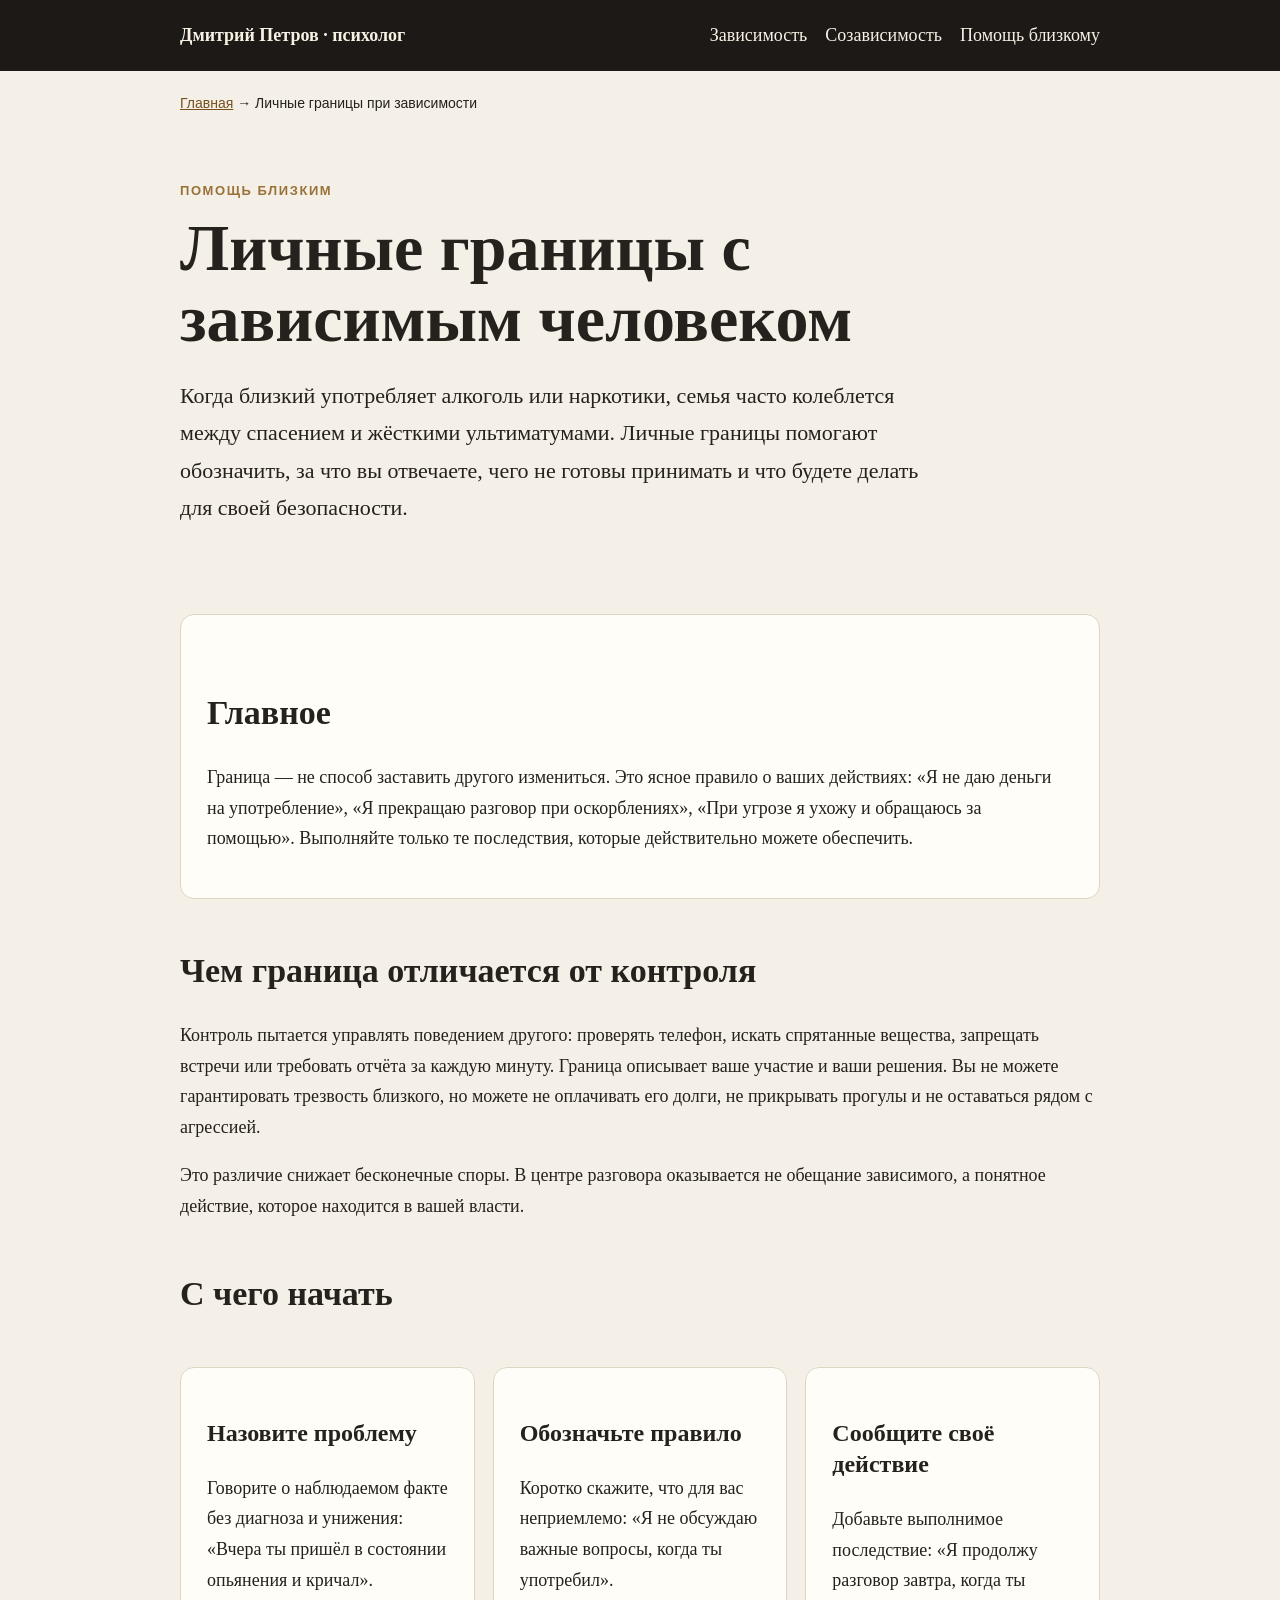
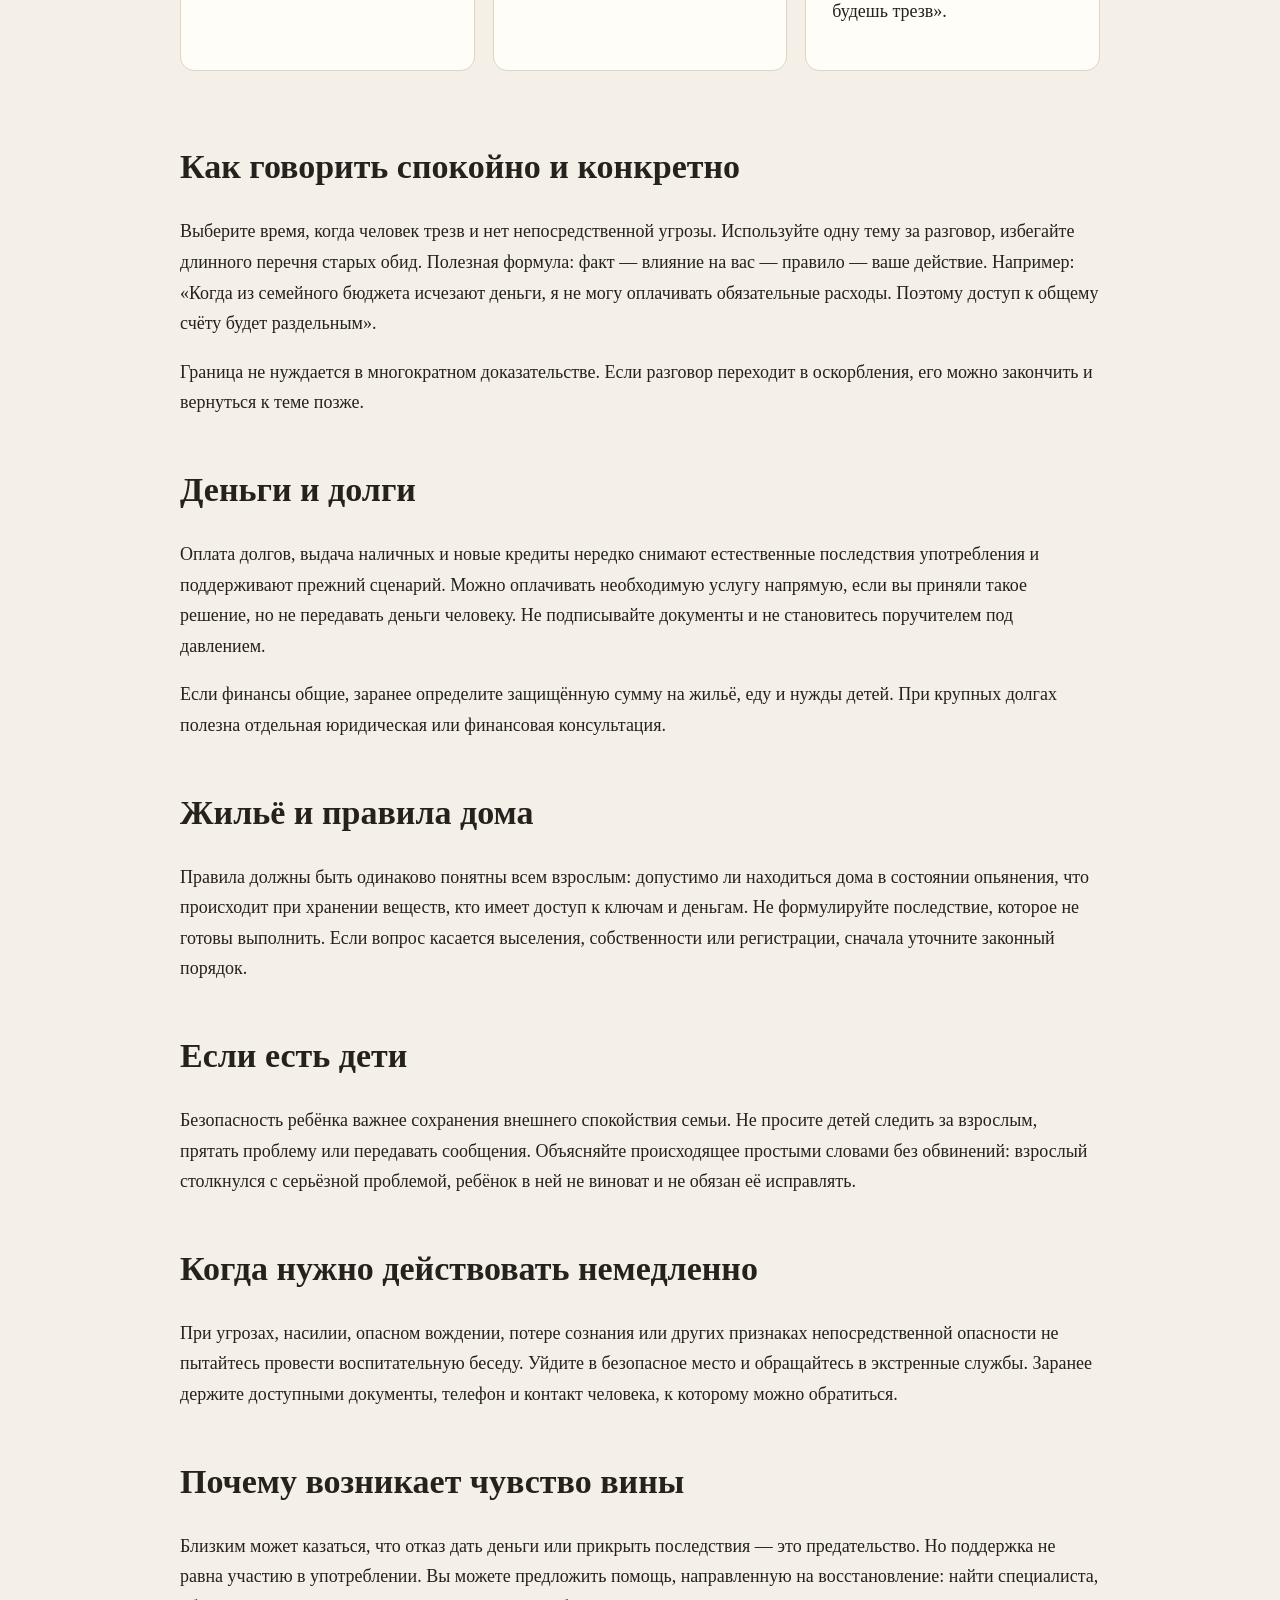
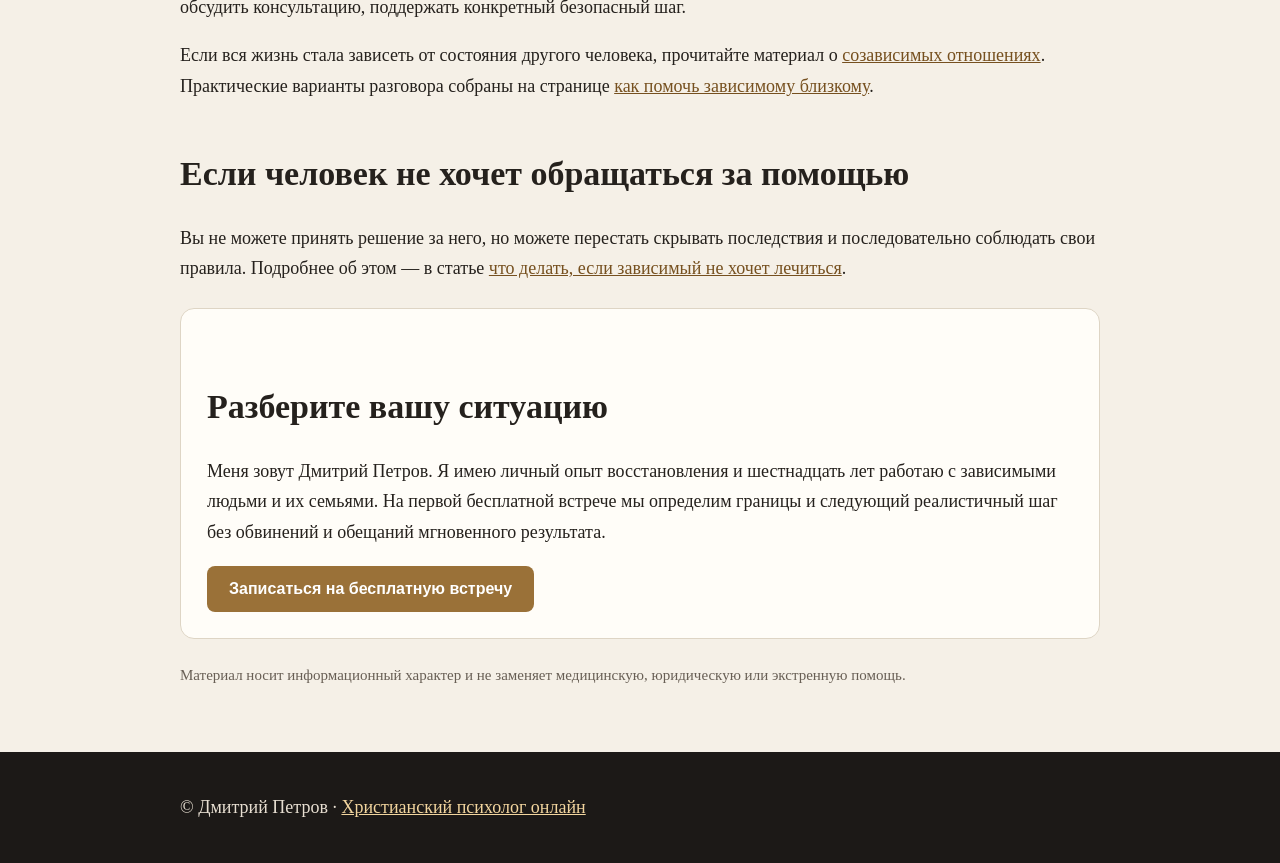
<file: lichnye-granitsy-pri-zavisimosti/index.html>
<!doctype html><html lang="ru"><head><meta charset="UTF-8"><meta name="viewport" content="width=device-width,initial-scale=1"><title>Личные границы с зависимым человеком — советы психолога</title><meta name="description" content="Как установить личные границы с зависимым близким: спокойные формулировки, последствия, деньги, жильё и безопасность без угроз и тотального контроля."><meta name="robots" content="index,follow,max-image-preview:large"><link rel="canonical" href="https://psiholog-petrov.ru/lichnye-granitsy-pri-zavisimosti/"><link rel="stylesheet" href="/assets/seo-pages.css"><meta property="og:type" content="article"><meta property="og:title" content="Личные границы с зависимым человеком"><meta property="og:description" content="Практическое руководство для близких: как перестать спасать, сформулировать правила и сохранить безопасность."><meta property="og:url" content="https://psiholog-petrov.ru/lichnye-granitsy-pri-zavisimosti/"><meta property="og:image" content="https://psiholog-petrov.ru/og-image.jpg"><script type="application/ld+json">{"@context":"https://schema.org","@type":"Article","headline":"Личные границы с зависимым человеком","description":"Как близким устанавливать личные границы при зависимости без угроз и тотального контроля.","author":{"@type":"Person","name":"Дмитрий Петров"},"publisher":{"@type":"Person","name":"Дмитрий Петров"},"mainEntityOfPage":"https://psiholog-petrov.ru/lichnye-granitsy-pri-zavisimosti/","datePublished":"2026-10-19","dateModified":"2026-10-19"}</script></head><body><header><nav class="wrap"><a class="brand" href="/">Дмитрий Петров · психолог</a><a href="/zavisimost/">Зависимость</a><a href="/sozavisimost/">Созависимость</a><a href="/kak-pomoch-zavisimomu/">Помощь близкому</a></nav></header><main class="wrap"><div class="crumbs"><a href="/">Главная</a> → Личные границы при зависимости</div><article><section class="hero"><div class="eyebrow">Помощь близким</div><h1>Личные границы с зависимым человеком</h1><p class="lead">Когда близкий употребляет алкоголь или наркотики, семья часто колеблется между спасением и жёсткими ультиматумами. Личные границы помогают обозначить, за что вы отвечаете, чего не готовы принимать и что будете делать для своей безопасности.</p></section><div class="card"><h2>Главное</h2><p>Граница — не способ заставить другого измениться. Это ясное правило о ваших действиях: «Я не даю деньги на употребление», «Я прекращаю разговор при оскорблениях», «При угрозе я ухожу и обращаюсь за помощью». Выполняйте только те последствия, которые действительно можете обеспечить.</p></div><h2>Чем граница отличается от контроля</h2><p>Контроль пытается управлять поведением другого: проверять телефон, искать спрятанные вещества, запрещать встречи или требовать отчёта за каждую минуту. Граница описывает ваше участие и ваши решения. Вы не можете гарантировать трезвость близкого, но можете не оплачивать его долги, не прикрывать прогулы и не оставаться рядом с агрессией.</p><p>Это различие снижает бесконечные споры. В центре разговора оказывается не обещание зависимого, а понятное действие, которое находится в вашей власти.</p><h2>С чего начать</h2><div class="grid"><div class="card"><h3>Назовите проблему</h3><p>Говорите о наблюдаемом факте без диагноза и унижения: «Вчера ты пришёл в состоянии опьянения и кричал».</p></div><div class="card"><h3>Обозначьте правило</h3><p>Коротко скажите, что для вас неприемлемо: «Я не обсуждаю важные вопросы, когда ты употребил».</p></div><div class="card"><h3>Сообщите своё действие</h3><p>Добавьте выполнимое последствие: «Я продолжу разговор завтра, когда ты будешь трезв».</p></div></div><h2>Как говорить спокойно и конкретно</h2><p>Выберите время, когда человек трезв и нет непосредственной угрозы. Используйте одну тему за разговор, избегайте длинного перечня старых обид. Полезная формула: факт — влияние на вас — правило — ваше действие. Например: «Когда из семейного бюджета исчезают деньги, я не могу оплачивать обязательные расходы. Поэтому доступ к общему счёту будет раздельным».</p><p>Граница не нуждается в многократном доказательстве. Если разговор переходит в оскорбления, его можно закончить и вернуться к теме позже.</p><h2>Деньги и долги</h2><p>Оплата долгов, выдача наличных и новые кредиты нередко снимают естественные последствия употребления и поддерживают прежний сценарий. Можно оплачивать необходимую услугу напрямую, если вы приняли такое решение, но не передавать деньги человеку. Не подписывайте документы и не становитесь поручителем под давлением.</p><p>Если финансы общие, заранее определите защищённую сумму на жильё, еду и нужды детей. При крупных долгах полезна отдельная юридическая или финансовая консультация.</p><h2>Жильё и правила дома</h2><p>Правила должны быть одинаково понятны всем взрослым: допустимо ли находиться дома в состоянии опьянения, что происходит при хранении веществ, кто имеет доступ к ключам и деньгам. Не формулируйте последствие, которое не готовы выполнить. Если вопрос касается выселения, собственности или регистрации, сначала уточните законный порядок.</p><h2>Если есть дети</h2><p>Безопасность ребёнка важнее сохранения внешнего спокойствия семьи. Не просите детей следить за взрослым, прятать проблему или передавать сообщения. Объясняйте происходящее простыми словами без обвинений: взрослый столкнулся с серьёзной проблемой, ребёнок в ней не виноват и не обязан её исправлять.</p><h2>Когда нужно действовать немедленно</h2><p>При угрозах, насилии, опасном вождении, потере сознания или других признаках непосредственной опасности не пытайтесь провести воспитательную беседу. Уйдите в безопасное место и обращайтесь в экстренные службы. Заранее держите доступными документы, телефон и контакт человека, к которому можно обратиться.</p><h2>Почему возникает чувство вины</h2><p>Близким может казаться, что отказ дать деньги или прикрыть последствия — это предательство. Но поддержка не равна участию в употреблении. Вы можете предложить помощь, направленную на восстановление: найти специалиста, обсудить консультацию, поддержать конкретный безопасный шаг.</p><p>Если вся жизнь стала зависеть от состояния другого человека, прочитайте материал о <a href="/sozavisimost/">созависимых отношениях</a>. Практические варианты разговора собраны на странице <a href="/kak-pomoch-zavisimomu/">как помочь зависимому близкому</a>.</p><h2>Если человек не хочет обращаться за помощью</h2><p>Вы не можете принять решение за него, но можете перестать скрывать последствия и последовательно соблюдать свои правила. Подробнее об этом — в статье <a href="/zavisimyy-ne-hochet-lechitsya/">что делать, если зависимый не хочет лечиться</a>.</p><div class="card"><h2>Разберите вашу ситуацию</h2><p>Меня зовут Дмитрий Петров. Я имею личный опыт восстановления и шестнадцать лет работаю с зависимыми людьми и их семьями. На первой бесплатной встрече мы определим границы и следующий реалистичный шаг без обвинений и обещаний мгновенного результата.</p><a class="cta" href="https://t.me/SONGOD62">Записаться на бесплатную встречу</a></div><p class="muted">Материал носит информационный характер и не заменяет медицинскую, юридическую или экстренную помощь.</p></article></main><footer><div class="wrap">© Дмитрий Петров · <a href="/">Христианский психолог онлайн</a></div></footer></body></html>
</file>
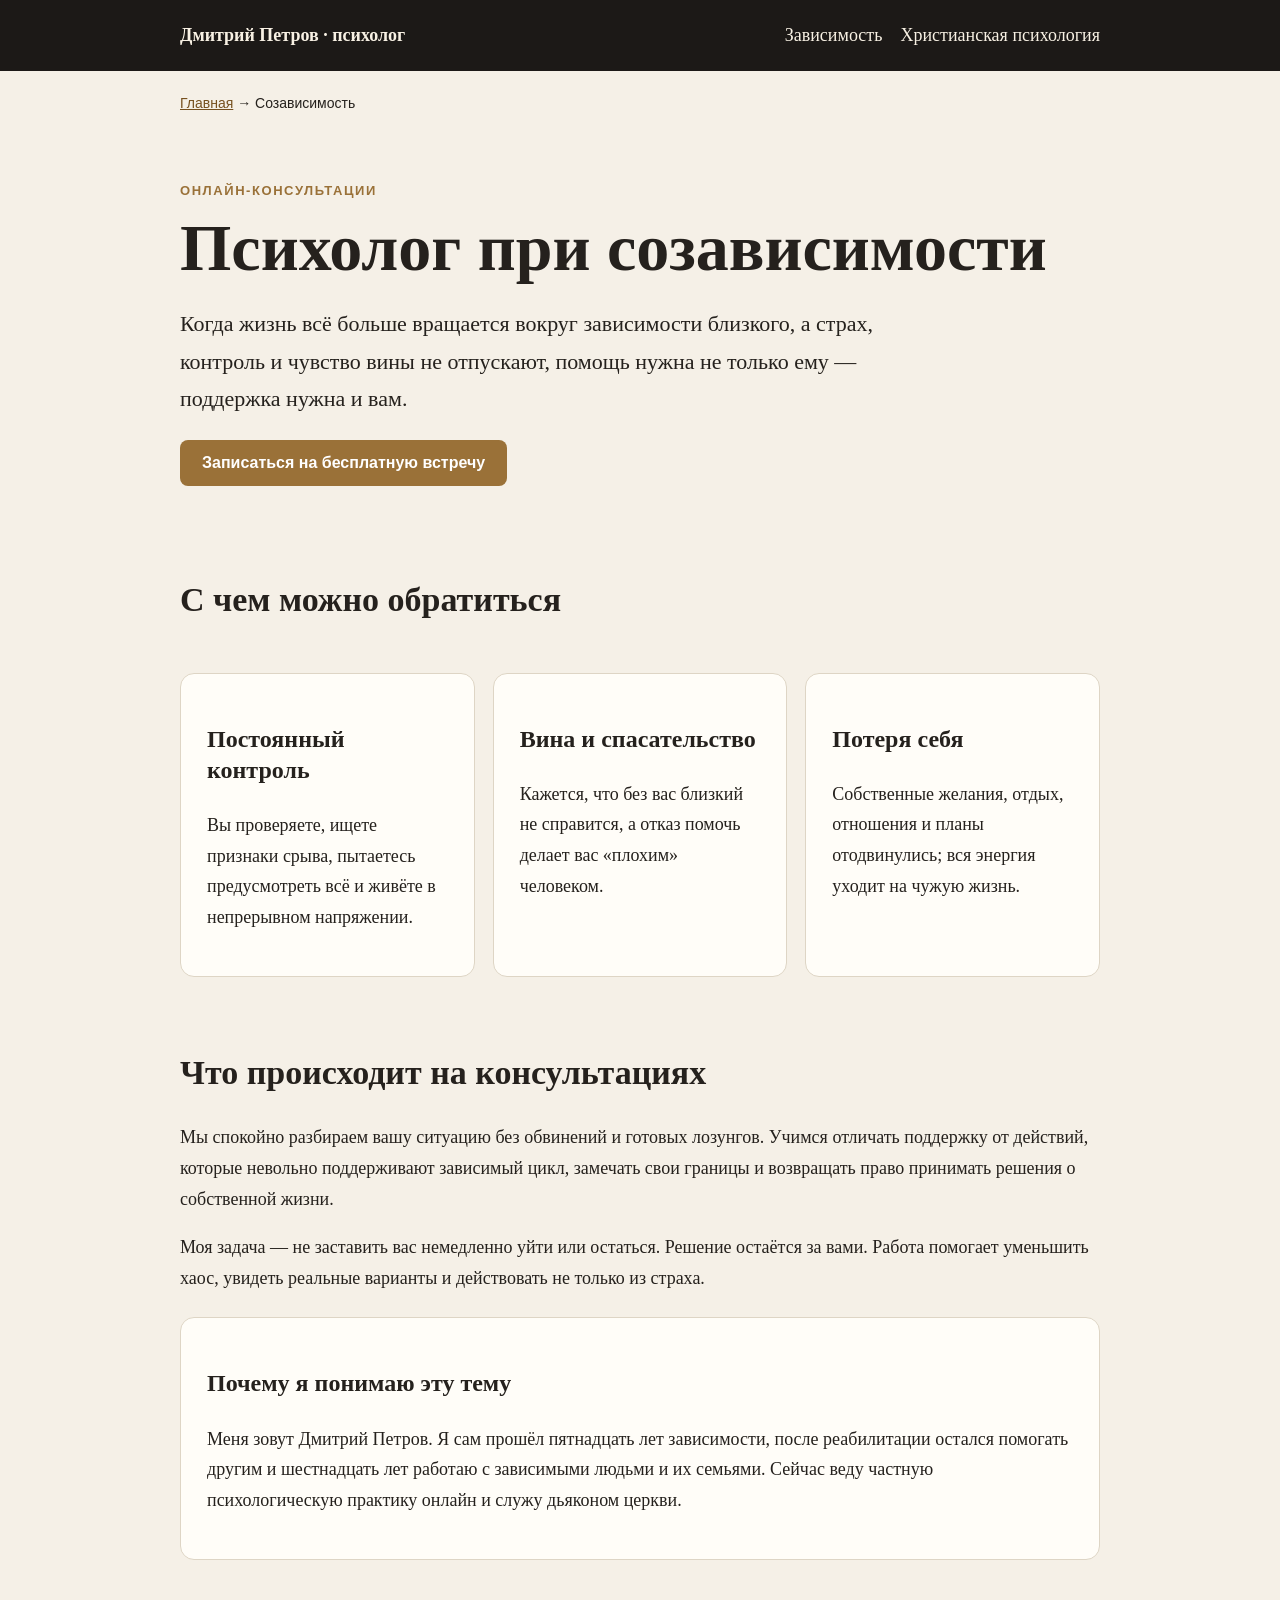
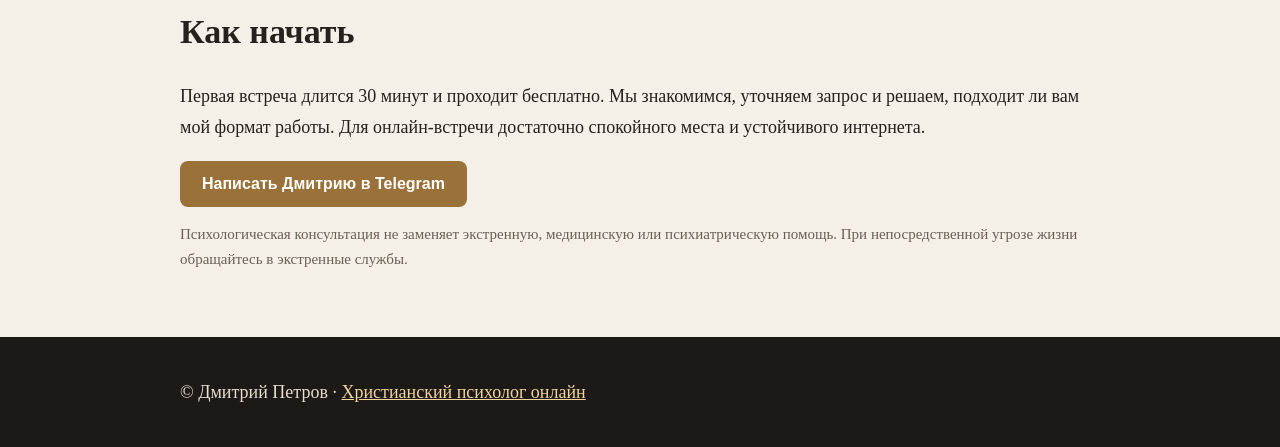
<file: sozavisimost/index.html>
<!doctype html><html lang="ru"><head><meta charset="UTF-8"><meta name="viewport" content="width=device-width,initial-scale=1"><title>Психолог при созависимости онлайн — Дмитрий Петров</title><meta name="description" content="Онлайн-помощь психолога при созависимости: чувство вины, контроль, спасательство, страх за близкого с зависимостью. Дмитрий Петров, опыт работы 16 лет. Первая встреча бесплатно."><meta name="robots" content="index,follow,max-image-preview:large"><link rel="canonical" href="https://psiholog-petrov.ru/sozavisimost/"><link rel="stylesheet" href="/assets/seo-pages.css"><meta property="og:type" content="article"><meta property="og:title" content="Психолог при созависимости онлайн"><meta property="og:description" content="Помощь близким зависимых: границы, вина, страх и возвращение собственной жизни."><meta property="og:url" content="https://psiholog-petrov.ru/sozavisimost/"><meta property="og:image" content="https://psiholog-petrov.ru/og-image.jpg"><script type="application/ld+json">{"@context":"https://schema.org","@type":"Service","name":"Онлайн-консультация психолога при созависимости","provider":{"@type":"Person","name":"Дмитрий Петров"},"areaServed":"RU","availableChannel":{"@type":"ServiceChannel","serviceUrl":"https://psiholog-petrov.ru/sozavisimost/"}}</script></head><body><header><nav class="wrap"><a class="brand" href="/">Дмитрий Петров · психолог</a><a href="/zavisimost/">Зависимость</a><a href="/hristianskiy-psiholog/">Христианская психология</a></nav></header><main class="wrap"><div class="crumbs"><a href="/">Главная</a> → Созависимость</div><section class="hero"><div class="eyebrow">Онлайн-консультации</div><h1>Психолог при созависимости</h1><p class="lead">Когда жизнь всё больше вращается вокруг зависимости близкого, а страх, контроль и чувство вины не отпускают, помощь нужна не только ему — поддержка нужна и вам.</p><a class="cta" href="https://t.me/SONGOD62">Записаться на бесплатную встречу</a></section><h2>С чем можно обратиться</h2><div class="grid"><div class="card"><h3>Постоянный контроль</h3><p>Вы проверяете, ищете признаки срыва, пытаетесь предусмотреть всё и живёте в непрерывном напряжении.</p></div><div class="card"><h3>Вина и спасательство</h3><p>Кажется, что без вас близкий не справится, а отказ помочь делает вас «плохим» человеком.</p></div><div class="card"><h3>Потеря себя</h3><p>Собственные желания, отдых, отношения и планы отодвинулись; вся энергия уходит на чужую жизнь.</p></div></div><h2>Что происходит на консультациях</h2><p>Мы спокойно разбираем вашу ситуацию без обвинений и готовых лозунгов. Учимся отличать поддержку от действий, которые невольно поддерживают зависимый цикл, замечать свои границы и возвращать право принимать решения о собственной жизни.</p><p>Моя задача — не заставить вас немедленно уйти или остаться. Решение остаётся за вами. Работа помогает уменьшить хаос, увидеть реальные варианты и действовать не только из страха.</p><div class="card"><h3>Почему я понимаю эту тему</h3><p>Меня зовут Дмитрий Петров. Я сам прошёл пятнадцать лет зависимости, после реабилитации остался помогать другим и шестнадцать лет работаю с зависимыми людьми и их семьями. Сейчас веду частную психологическую практику онлайн и служу дьяконом церкви.</p></div><h2>Как начать</h2><p>Первая встреча длится 30 минут и проходит бесплатно. Мы знакомимся, уточняем запрос и решаем, подходит ли вам мой формат работы. Для онлайн-встречи достаточно спокойного места и устойчивого интернета.</p><a class="cta" href="https://t.me/SONGOD62">Написать Дмитрию в Telegram</a><p class="muted">Психологическая консультация не заменяет экстренную, медицинскую или психиатрическую помощь. При непосредственной угрозе жизни обращайтесь в экстренные службы.</p></main><footer><div class="wrap">© Дмитрий Петров · <a href="/">Христианский психолог онлайн</a></div></footer></body></html>
</file>
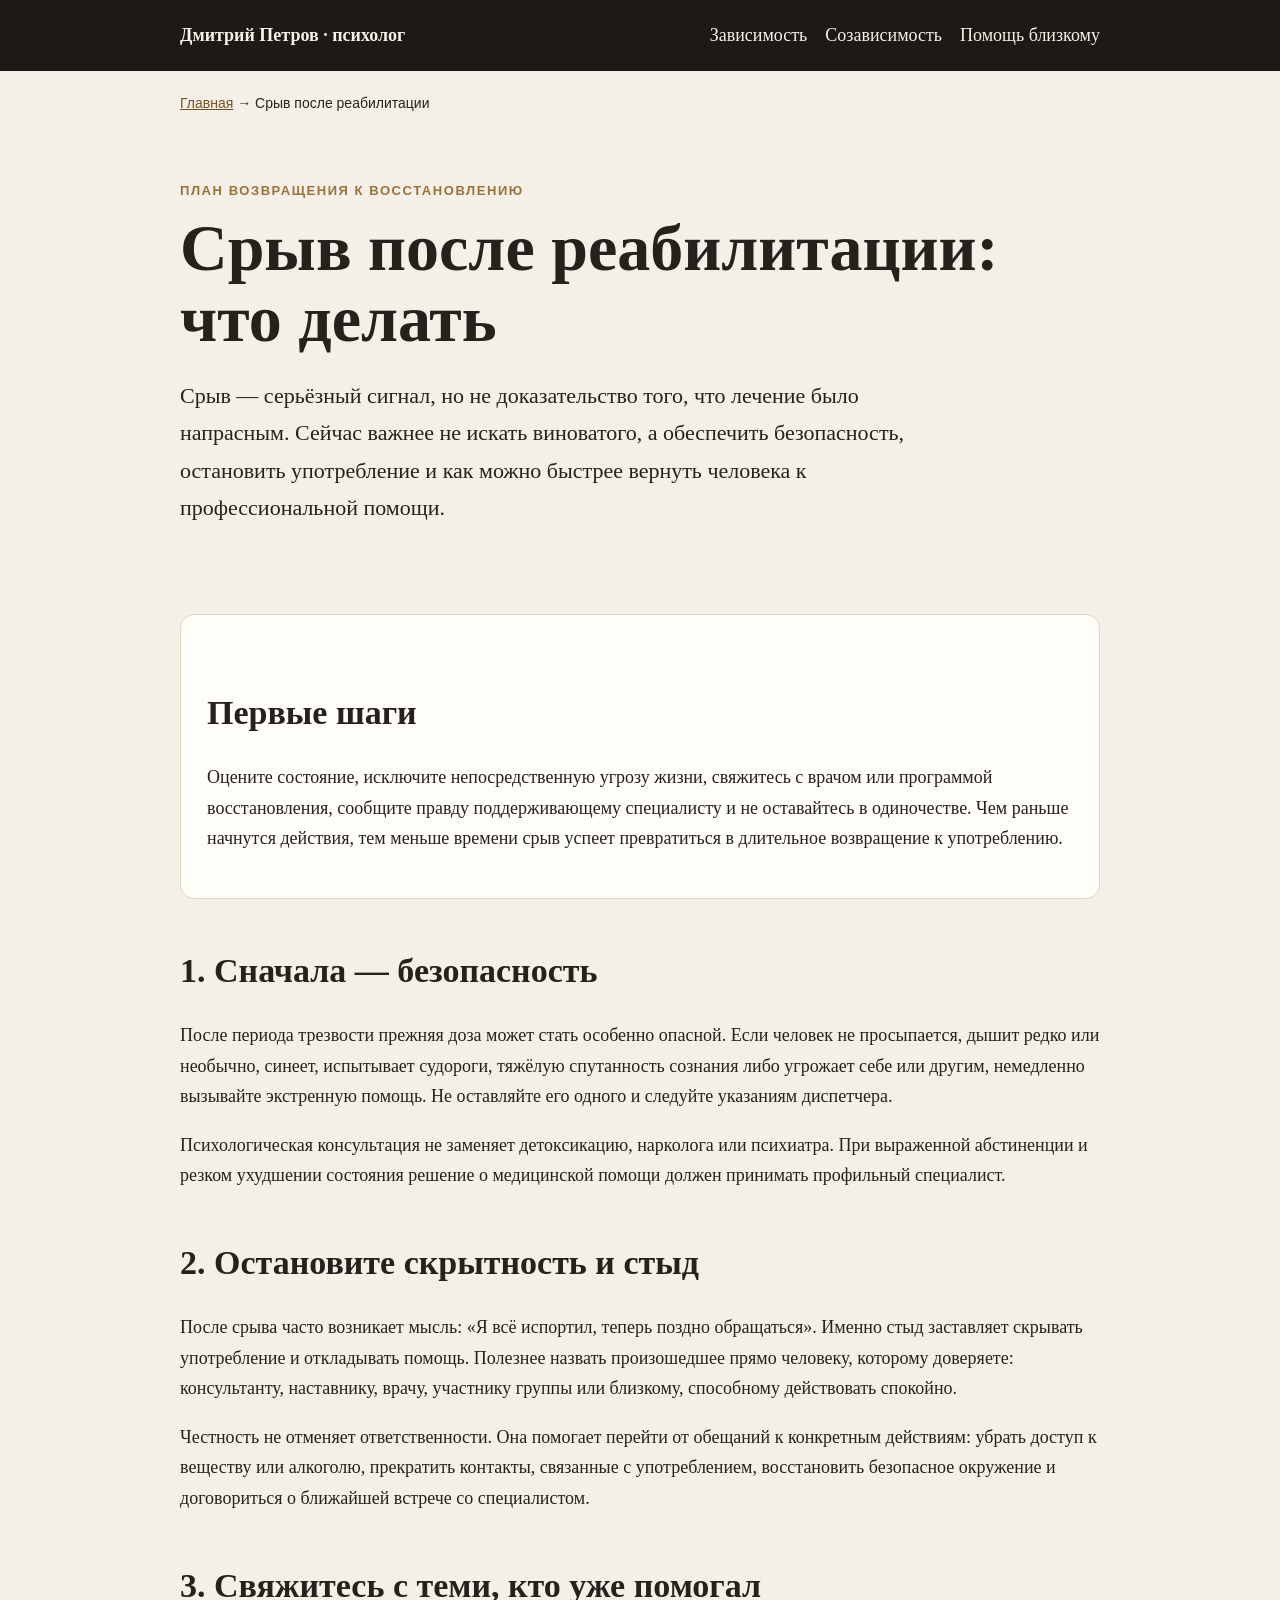
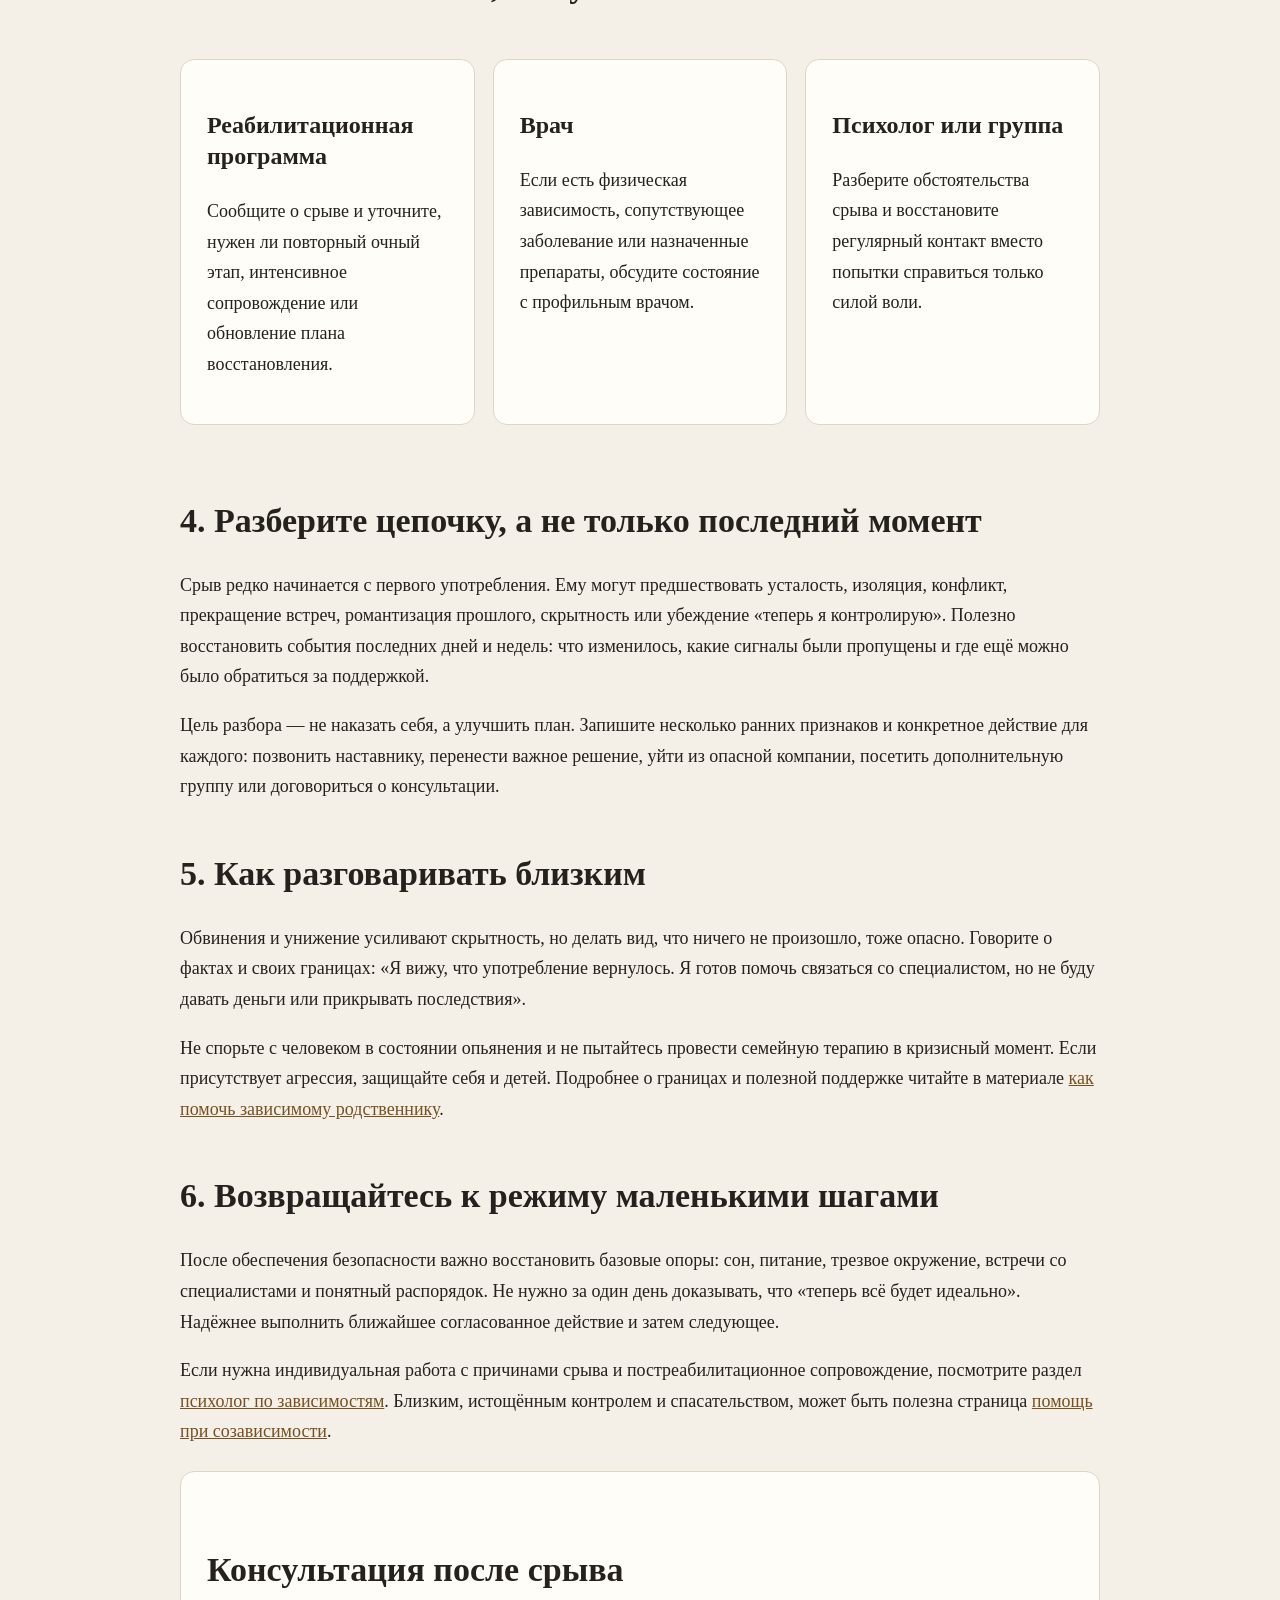
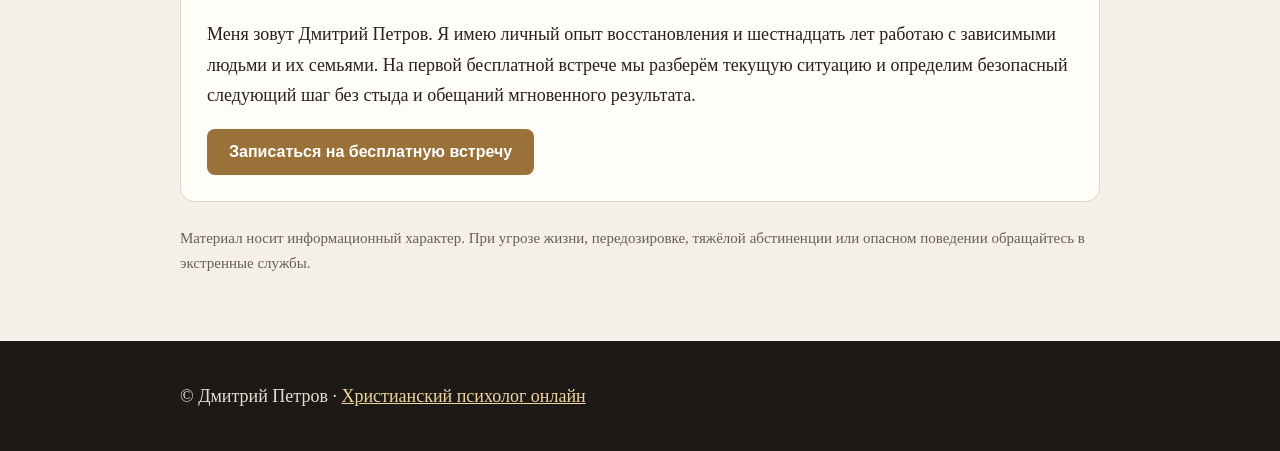
<file: sryv-posle-reabilitatsii/index.html>
<!doctype html><html lang="ru"><head><meta charset="UTF-8"><meta name="viewport" content="width=device-width,initial-scale=1"><title>Срыв после реабилитации: что делать — советы психолога</title><meta name="description" content="Что делать при срыве после реабилитации: безопасность, разговор без стыда, обращение за помощью и возвращение к плану восстановления. Памятка психолога."><meta name="robots" content="index,follow,max-image-preview:large"><link rel="canonical" href="https://psiholog-petrov.ru/sryv-posle-reabilitatsii/"><link rel="stylesheet" href="/assets/seo-pages.css"><meta property="og:type" content="article"><meta property="og:title" content="Срыв после реабилитации: что делать"><meta property="og:description" content="Практический план действий для человека с зависимостью и его близких после срыва."><meta property="og:url" content="https://psiholog-petrov.ru/sryv-posle-reabilitatsii/"><meta property="og:image" content="https://psiholog-petrov.ru/og-image.jpg"><script type="application/ld+json">{"@context":"https://schema.org","@type":"Article","headline":"Срыв после реабилитации: что делать","description":"Практический план действий после срыва для зависимого человека и его близких.","author":{"@type":"Person","name":"Дмитрий Петров"},"publisher":{"@type":"Person","name":"Дмитрий Петров"},"mainEntityOfPage":"https://psiholog-petrov.ru/sryv-posle-reabilitatsii/","datePublished":"2026-09-07","dateModified":"2026-09-07"}</script></head><body><header><nav class="wrap"><a class="brand" href="/">Дмитрий Петров · психолог</a><a href="/zavisimost/">Зависимость</a><a href="/sozavisimost/">Созависимость</a><a href="/kak-pomoch-zavisimomu/">Помощь близкому</a></nav></header><main class="wrap"><div class="crumbs"><a href="/">Главная</a> → Срыв после реабилитации</div><article><section class="hero"><div class="eyebrow">План возвращения к восстановлению</div><h1>Срыв после реабилитации: что делать</h1><p class="lead">Срыв — серьёзный сигнал, но не доказательство того, что лечение было напрасным. Сейчас важнее не искать виноватого, а обеспечить безопасность, остановить употребление и как можно быстрее вернуть человека к профессиональной помощи.</p></section><div class="card"><h2>Первые шаги</h2><p>Оцените состояние, исключите непосредственную угрозу жизни, свяжитесь с врачом или программой восстановления, сообщите правду поддерживающему специалисту и не оставайтесь в одиночестве. Чем раньше начнутся действия, тем меньше времени срыв успеет превратиться в длительное возвращение к употреблению.</p></div><h2>1. Сначала — безопасность</h2><p>После периода трезвости прежняя доза может стать особенно опасной. Если человек не просыпается, дышит редко или необычно, синеет, испытывает судороги, тяжёлую спутанность сознания либо угрожает себе или другим, немедленно вызывайте экстренную помощь. Не оставляйте его одного и следуйте указаниям диспетчера.</p><p>Психологическая консультация не заменяет детоксикацию, нарколога или психиатра. При выраженной абстиненции и резком ухудшении состояния решение о медицинской помощи должен принимать профильный специалист.</p><h2>2. Остановите скрытность и стыд</h2><p>После срыва часто возникает мысль: «Я всё испортил, теперь поздно обращаться». Именно стыд заставляет скрывать употребление и откладывать помощь. Полезнее назвать произошедшее прямо человеку, которому доверяете: консультанту, наставнику, врачу, участнику группы или близкому, способному действовать спокойно.</p><p>Честность не отменяет ответственности. Она помогает перейти от обещаний к конкретным действиям: убрать доступ к веществу или алкоголю, прекратить контакты, связанные с употреблением, восстановить безопасное окружение и договориться о ближайшей встрече со специалистом.</p><h2>3. Свяжитесь с теми, кто уже помогал</h2><div class="grid"><div class="card"><h3>Реабилитационная программа</h3><p>Сообщите о срыве и уточните, нужен ли повторный очный этап, интенсивное сопровождение или обновление плана восстановления.</p></div><div class="card"><h3>Врач</h3><p>Если есть физическая зависимость, сопутствующее заболевание или назначенные препараты, обсудите состояние с профильным врачом.</p></div><div class="card"><h3>Психолог или группа</h3><p>Разберите обстоятельства срыва и восстановите регулярный контакт вместо попытки справиться только силой воли.</p></div></div><h2>4. Разберите цепочку, а не только последний момент</h2><p>Срыв редко начинается с первого употребления. Ему могут предшествовать усталость, изоляция, конфликт, прекращение встреч, романтизация прошлого, скрытность или убеждение «теперь я контролирую». Полезно восстановить события последних дней и недель: что изменилось, какие сигналы были пропущены и где ещё можно было обратиться за поддержкой.</p><p>Цель разбора — не наказать себя, а улучшить план. Запишите несколько ранних признаков и конкретное действие для каждого: позвонить наставнику, перенести важное решение, уйти из опасной компании, посетить дополнительную группу или договориться о консультации.</p><h2>5. Как разговаривать близким</h2><p>Обвинения и унижение усиливают скрытность, но делать вид, что ничего не произошло, тоже опасно. Говорите о фактах и своих границах: «Я вижу, что употребление вернулось. Я готов помочь связаться со специалистом, но не буду давать деньги или прикрывать последствия».</p><p>Не спорьте с человеком в состоянии опьянения и не пытайтесь провести семейную терапию в кризисный момент. Если присутствует агрессия, защищайте себя и детей. Подробнее о границах и полезной поддержке читайте в материале <a href="/kak-pomoch-zavisimomu/">как помочь зависимому родственнику</a>.</p><h2>6. Возвращайтесь к режиму маленькими шагами</h2><p>После обеспечения безопасности важно восстановить базовые опоры: сон, питание, трезвое окружение, встречи со специалистами и понятный распорядок. Не нужно за один день доказывать, что «теперь всё будет идеально». Надёжнее выполнить ближайшее согласованное действие и затем следующее.</p><p>Если нужна индивидуальная работа с причинами срыва и постреабилитационное сопровождение, посмотрите раздел <a href="/zavisimost/">психолог по зависимостям</a>. Близким, истощённым контролем и спасательством, может быть полезна страница <a href="/sozavisimost/">помощь при созависимости</a>.</p><div class="card"><h2>Консультация после срыва</h2><p>Меня зовут Дмитрий Петров. Я имею личный опыт восстановления и шестнадцать лет работаю с зависимыми людьми и их семьями. На первой бесплатной встрече мы разберём текущую ситуацию и определим безопасный следующий шаг без стыда и обещаний мгновенного результата.</p><a class="cta" href="https://t.me/SONGOD62">Записаться на бесплатную встречу</a></div><p class="muted">Материал носит информационный характер. При угрозе жизни, передозировке, тяжёлой абстиненции или опасном поведении обращайтесь в экстренные службы.</p></article></main><footer><div class="wrap">© Дмитрий Петров · <a href="/">Христианский психолог онлайн</a></div></footer></body></html>
</file>
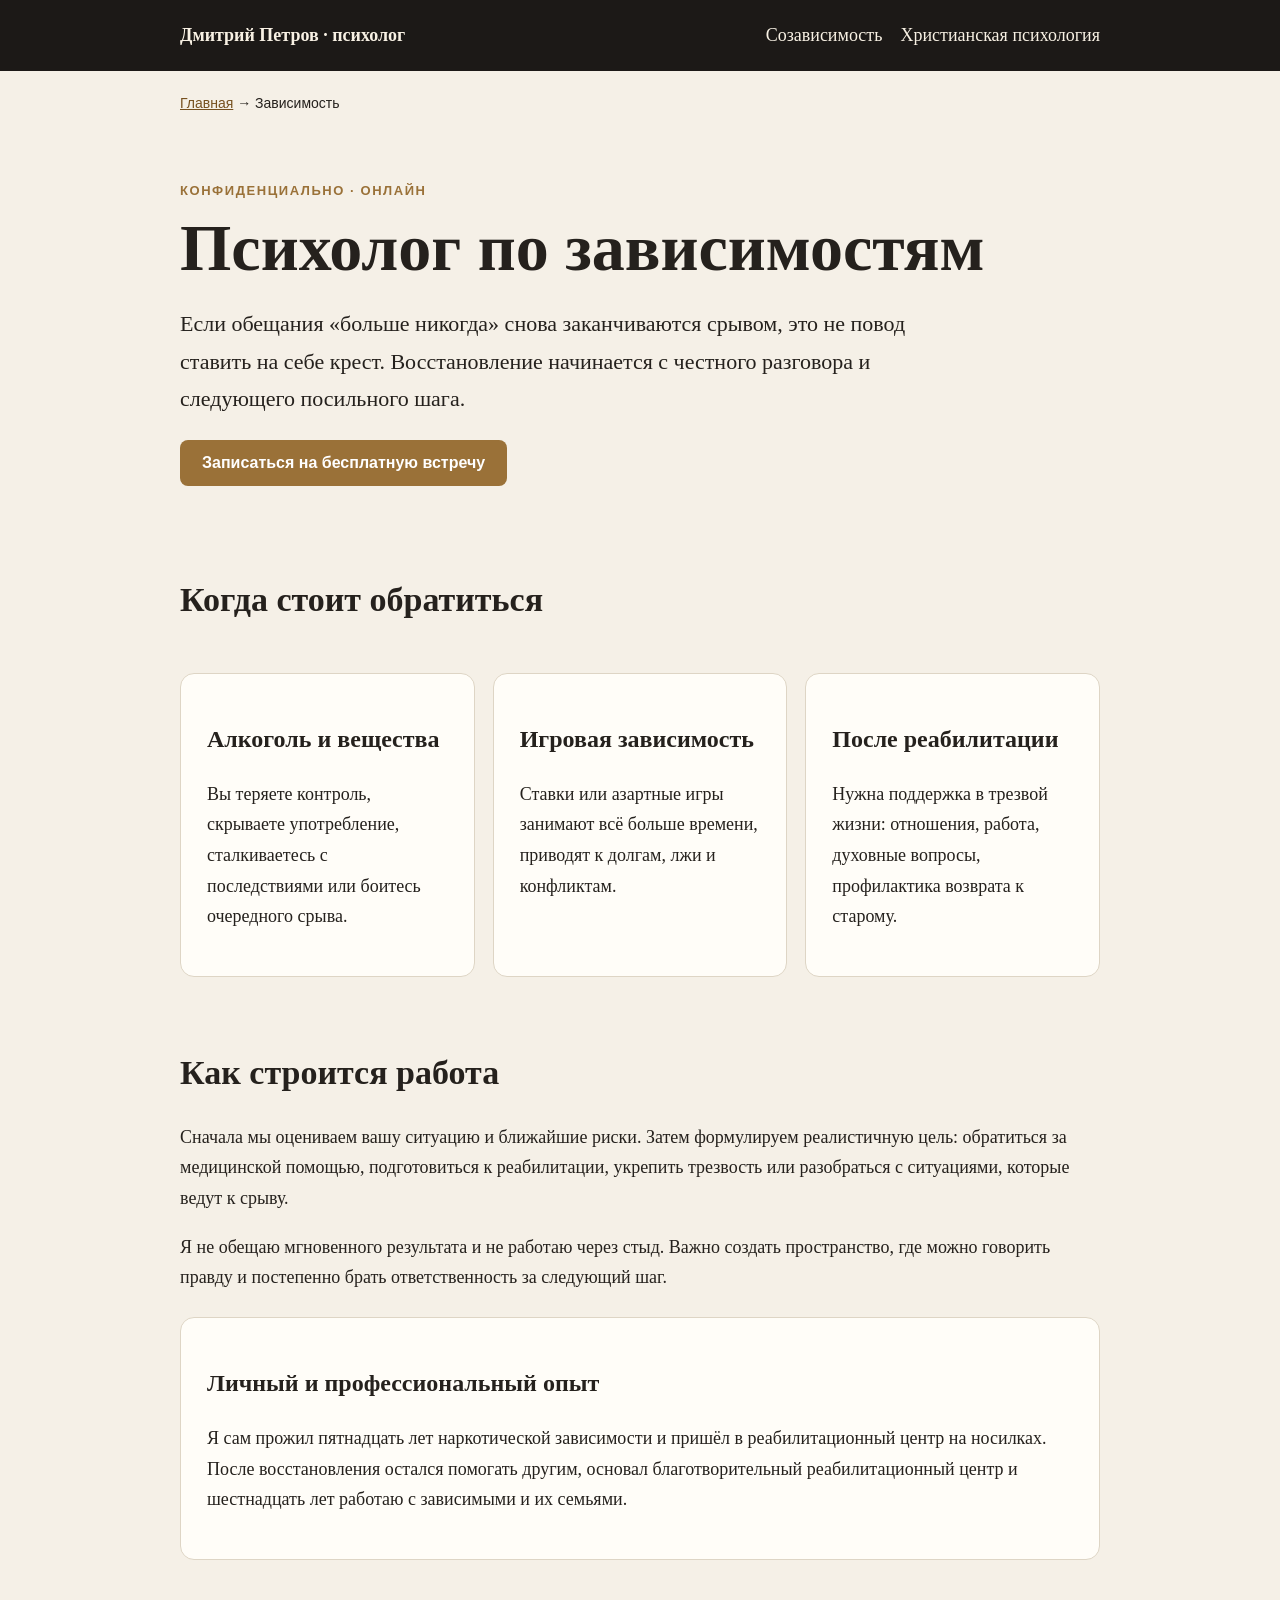
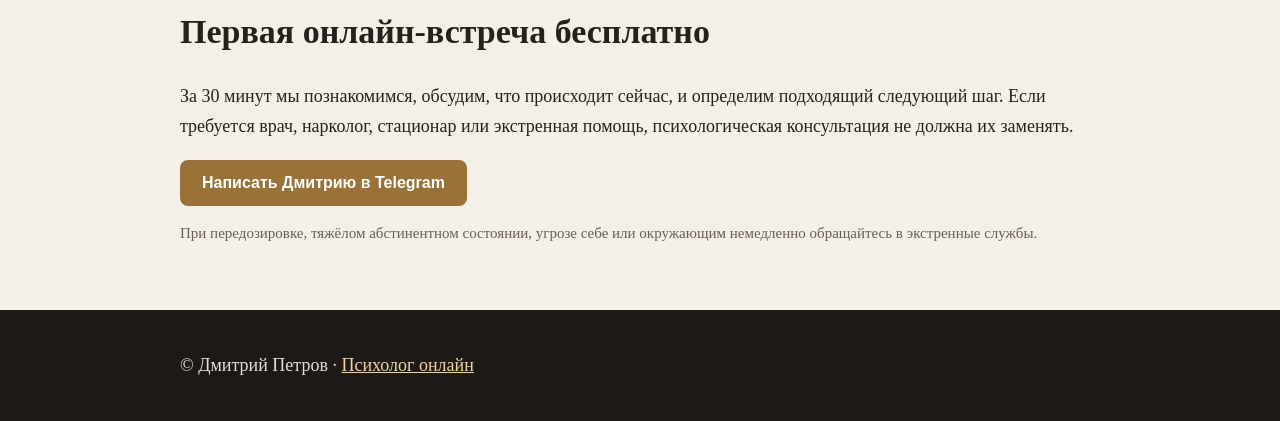
<file: zavisimost/index.html>
<!doctype html><html lang="ru"><head><meta charset="UTF-8"><meta name="viewport" content="width=device-width,initial-scale=1"><title>Психолог по зависимостям онлайн — Дмитрий Петров</title><meta name="description" content="Онлайн-консультации психолога при алкогольной, наркотической и игровой зависимости. Дмитрий Петров: личный опыт восстановления и 16 лет работы. Первая встреча бесплатно."><meta name="robots" content="index,follow,max-image-preview:large"><link rel="canonical" href="https://psiholog-petrov.ru/zavisimost/"><link rel="stylesheet" href="/assets/seo-pages.css"><meta property="og:type" content="article"><meta property="og:title" content="Психолог по зависимостям онлайн"><meta property="og:description" content="Поддержка на пути восстановления без стыда и нравоучений."><meta property="og:url" content="https://psiholog-petrov.ru/zavisimost/"><meta property="og:image" content="https://psiholog-petrov.ru/og-image.jpg"><script type="application/ld+json">{"@context":"https://schema.org","@type":"Service","name":"Онлайн-консультация психолога по зависимостям","provider":{"@type":"Person","name":"Дмитрий Петров"},"areaServed":"RU","availableChannel":{"@type":"ServiceChannel","serviceUrl":"https://psiholog-petrov.ru/zavisimost/"}}</script></head><body><header><nav class="wrap"><a class="brand" href="/">Дмитрий Петров · психолог</a><a href="/sozavisimost/">Созависимость</a><a href="/hristianskiy-psiholog/">Христианская психология</a></nav></header><main class="wrap"><div class="crumbs"><a href="/">Главная</a> → Зависимость</div><section class="hero"><div class="eyebrow">Конфиденциально · онлайн</div><h1>Психолог по зависимостям</h1><p class="lead">Если обещания «больше никогда» снова заканчиваются срывом, это не повод ставить на себе крест. Восстановление начинается с честного разговора и следующего посильного шага.</p><a class="cta" href="https://t.me/SONGOD62">Записаться на бесплатную встречу</a></section><h2>Когда стоит обратиться</h2><div class="grid"><div class="card"><h3>Алкоголь и вещества</h3><p>Вы теряете контроль, скрываете употребление, сталкиваетесь с последствиями или боитесь очередного срыва.</p></div><div class="card"><h3>Игровая зависимость</h3><p>Ставки или азартные игры занимают всё больше времени, приводят к долгам, лжи и конфликтам.</p></div><div class="card"><h3>После реабилитации</h3><p>Нужна поддержка в трезвой жизни: отношения, работа, духовные вопросы, профилактика возврата к старому.</p></div></div><h2>Как строится работа</h2><p>Сначала мы оцениваем вашу ситуацию и ближайшие риски. Затем формулируем реалистичную цель: обратиться за медицинской помощью, подготовиться к реабилитации, укрепить трезвость или разобраться с ситуациями, которые ведут к срыву.</p><p>Я не обещаю мгновенного результата и не работаю через стыд. Важно создать пространство, где можно говорить правду и постепенно брать ответственность за следующий шаг.</p><div class="card"><h3>Личный и профессиональный опыт</h3><p>Я сам прожил пятнадцать лет наркотической зависимости и пришёл в реабилитационный центр на носилках. После восстановления остался помогать другим, основал благотворительный реабилитационный центр и шестнадцать лет работаю с зависимыми и их семьями.</p></div><h2>Первая онлайн-встреча бесплатно</h2><p>За 30 минут мы познакомимся, обсудим, что происходит сейчас, и определим подходящий следующий шаг. Если требуется врач, нарколог, стационар или экстренная помощь, психологическая консультация не должна их заменять.</p><a class="cta" href="https://t.me/SONGOD62">Написать Дмитрию в Telegram</a><p class="muted">При передозировке, тяжёлом абстинентном состоянии, угрозе себе или окружающим немедленно обращайтесь в экстренные службы.</p></main><footer><div class="wrap">© Дмитрий Петров · <a href="/">Психолог онлайн</a></div></footer></body></html>
</file>
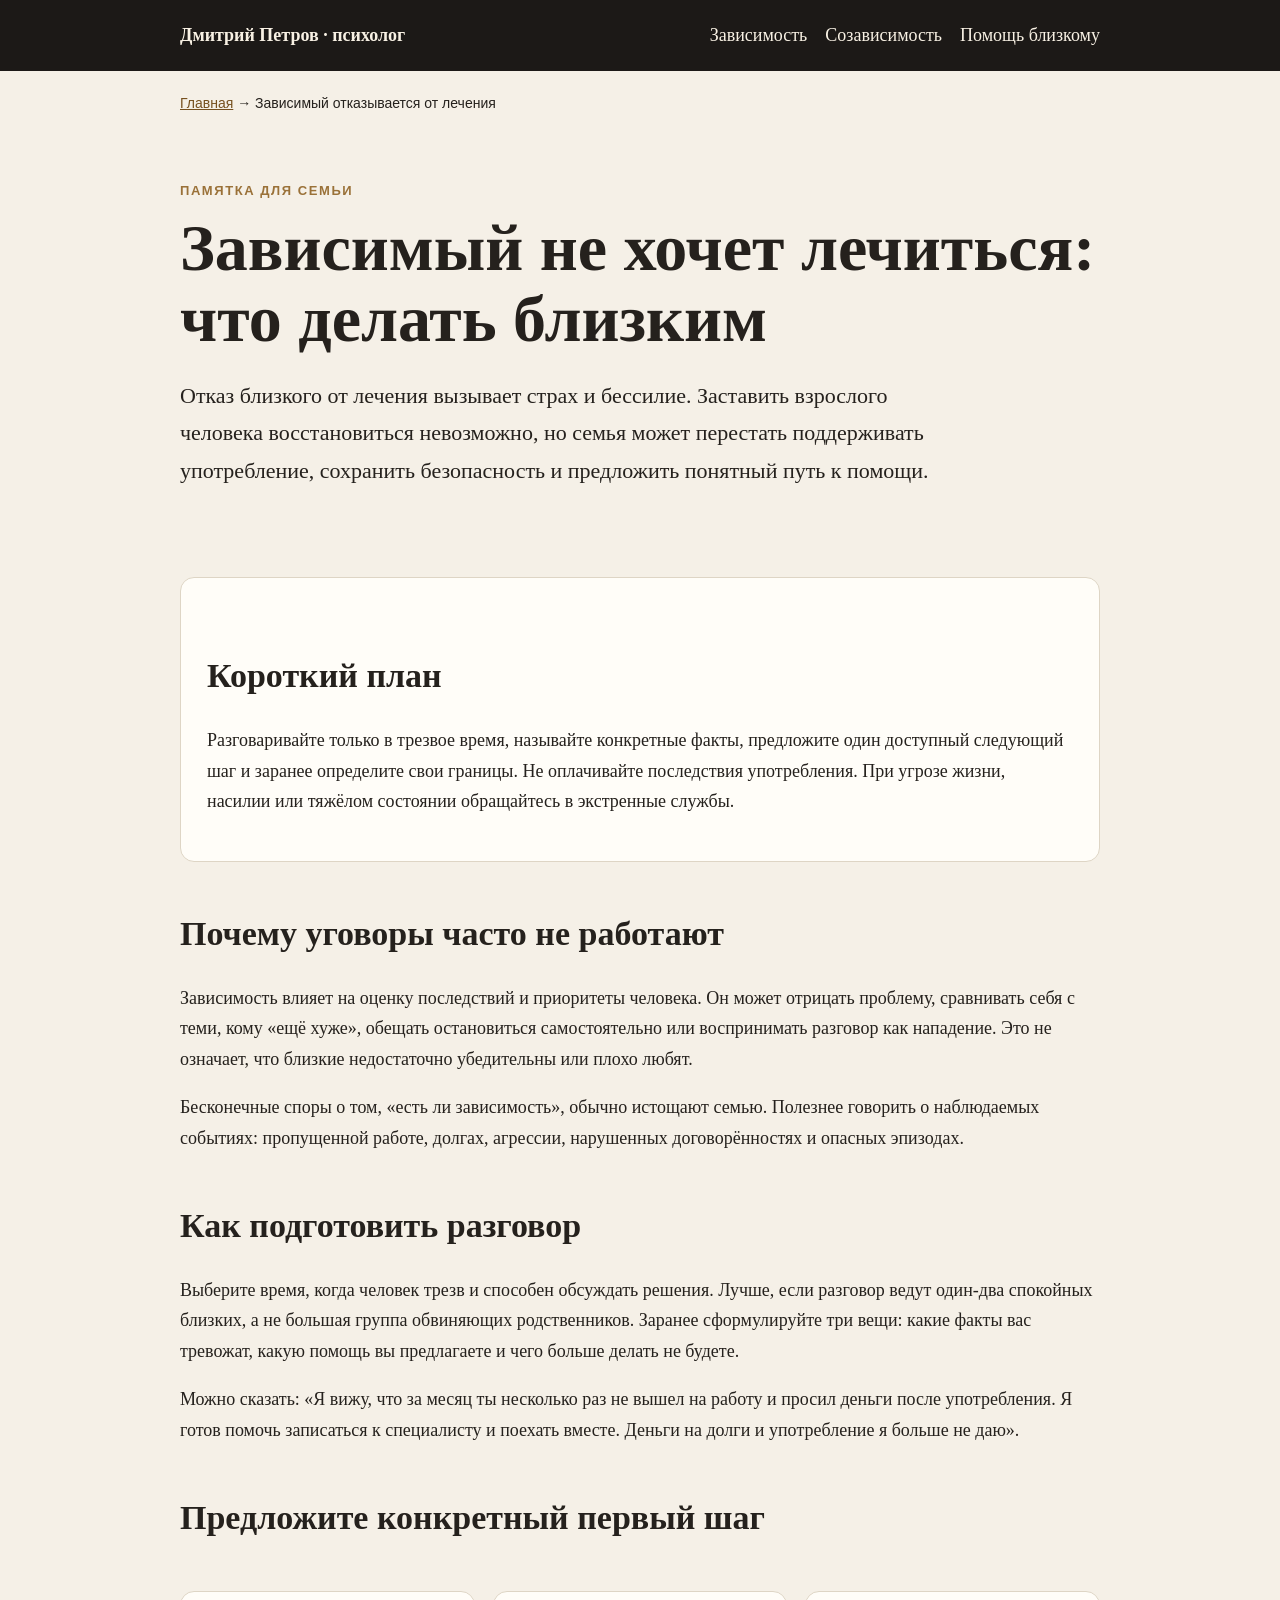
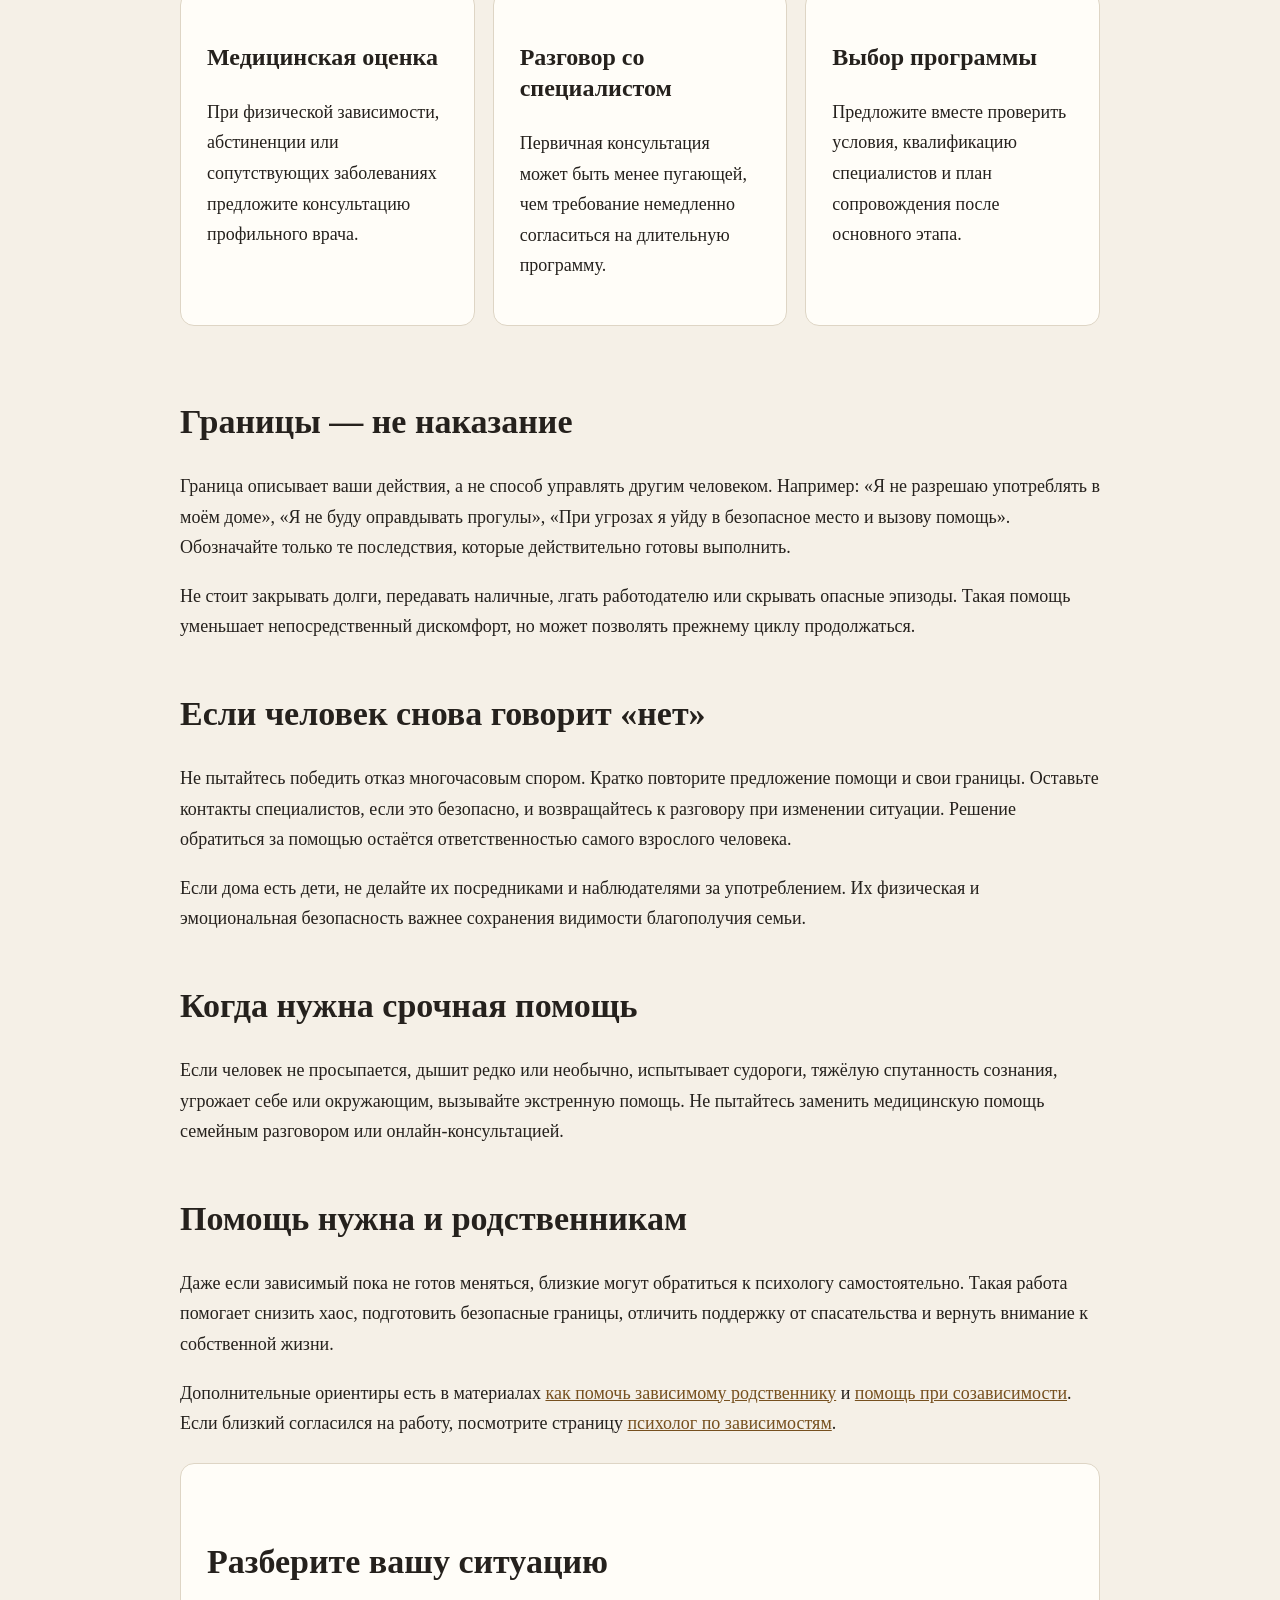
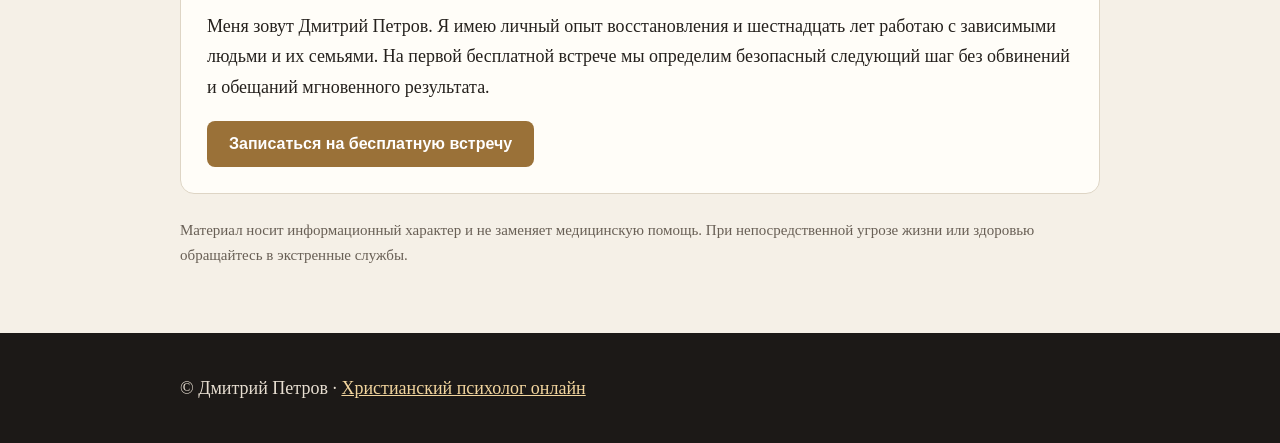
<file: zavisimyy-ne-hochet-lechitsya/index.html>
<!doctype html><html lang="ru"><head><meta charset="UTF-8"><meta name="viewport" content="width=device-width,initial-scale=1"><title>Зависимый не хочет лечиться: что делать близким</title><meta name="description" content="Что делать, если зависимый отказывается лечиться: как говорить без давления, обозначить границы, не поддерживать употребление и позаботиться о безопасности семьи."><meta name="robots" content="index,follow,max-image-preview:large"><link rel="canonical" href="https://psiholog-petrov.ru/zavisimyy-ne-hochet-lechitsya/"><link rel="stylesheet" href="/assets/seo-pages.css"><meta property="og:type" content="article"><meta property="og:title" content="Зависимый не хочет лечиться: что делать близким"><meta property="og:description" content="Практический план для семьи: разговор, границы, безопасность и помощь себе, пока близкий отказывается от лечения."><meta property="og:url" content="https://psiholog-petrov.ru/zavisimyy-ne-hochet-lechitsya/"><meta property="og:image" content="https://psiholog-petrov.ru/og-image.jpg"><script type="application/ld+json">{"@context":"https://schema.org","@type":"Article","headline":"Зависимый не хочет лечиться: что делать близким","description":"Практические рекомендации для близких человека, который отказывается от помощи при зависимости.","author":{"@type":"Person","name":"Дмитрий Петров"},"publisher":{"@type":"Person","name":"Дмитрий Петров"},"mainEntityOfPage":"https://psiholog-petrov.ru/zavisimyy-ne-hochet-lechitsya/","datePublished":"2026-09-28","dateModified":"2026-09-28"}</script></head><body><header><nav class="wrap"><a class="brand" href="/">Дмитрий Петров · психолог</a><a href="/zavisimost/">Зависимость</a><a href="/sozavisimost/">Созависимость</a><a href="/kak-pomoch-zavisimomu/">Помощь близкому</a></nav></header><main class="wrap"><div class="crumbs"><a href="/">Главная</a> → Зависимый отказывается от лечения</div><article><section class="hero"><div class="eyebrow">Памятка для семьи</div><h1>Зависимый не хочет лечиться: что делать близким</h1><p class="lead">Отказ близкого от лечения вызывает страх и бессилие. Заставить взрослого человека восстановиться невозможно, но семья может перестать поддерживать употребление, сохранить безопасность и предложить понятный путь к помощи.</p></section><div class="card"><h2>Короткий план</h2><p>Разговаривайте только в трезвое время, называйте конкретные факты, предложите один доступный следующий шаг и заранее определите свои границы. Не оплачивайте последствия употребления. При угрозе жизни, насилии или тяжёлом состоянии обращайтесь в экстренные службы.</p></div><h2>Почему уговоры часто не работают</h2><p>Зависимость влияет на оценку последствий и приоритеты человека. Он может отрицать проблему, сравнивать себя с теми, кому «ещё хуже», обещать остановиться самостоятельно или воспринимать разговор как нападение. Это не означает, что близкие недостаточно убедительны или плохо любят.</p><p>Бесконечные споры о том, «есть ли зависимость», обычно истощают семью. Полезнее говорить о наблюдаемых событиях: пропущенной работе, долгах, агрессии, нарушенных договорённостях и опасных эпизодах.</p><h2>Как подготовить разговор</h2><p>Выберите время, когда человек трезв и способен обсуждать решения. Лучше, если разговор ведут один-два спокойных близких, а не большая группа обвиняющих родственников. Заранее сформулируйте три вещи: какие факты вас тревожат, какую помощь вы предлагаете и чего больше делать не будете.</p><p>Можно сказать: «Я вижу, что за месяц ты несколько раз не вышел на работу и просил деньги после употребления. Я готов помочь записаться к специалисту и поехать вместе. Деньги на долги и употребление я больше не даю».</p><h2>Предложите конкретный первый шаг</h2><div class="grid"><div class="card"><h3>Медицинская оценка</h3><p>При физической зависимости, абстиненции или сопутствующих заболеваниях предложите консультацию профильного врача.</p></div><div class="card"><h3>Разговор со специалистом</h3><p>Первичная консультация может быть менее пугающей, чем требование немедленно согласиться на длительную программу.</p></div><div class="card"><h3>Выбор программы</h3><p>Предложите вместе проверить условия, квалификацию специалистов и план сопровождения после основного этапа.</p></div></div><h2>Границы — не наказание</h2><p>Граница описывает ваши действия, а не способ управлять другим человеком. Например: «Я не разрешаю употреблять в моём доме», «Я не буду оправдывать прогулы», «При угрозах я уйду в безопасное место и вызову помощь». Обозначайте только те последствия, которые действительно готовы выполнить.</p><p>Не стоит закрывать долги, передавать наличные, лгать работодателю или скрывать опасные эпизоды. Такая помощь уменьшает непосредственный дискомфорт, но может позволять прежнему циклу продолжаться.</p><h2>Если человек снова говорит «нет»</h2><p>Не пытайтесь победить отказ многочасовым спором. Кратко повторите предложение помощи и свои границы. Оставьте контакты специалистов, если это безопасно, и возвращайтесь к разговору при изменении ситуации. Решение обратиться за помощью остаётся ответственностью самого взрослого человека.</p><p>Если дома есть дети, не делайте их посредниками и наблюдателями за употреблением. Их физическая и эмоциональная безопасность важнее сохранения видимости благополучия семьи.</p><h2>Когда нужна срочная помощь</h2><p>Если человек не просыпается, дышит редко или необычно, испытывает судороги, тяжёлую спутанность сознания, угрожает себе или окружающим, вызывайте экстренную помощь. Не пытайтесь заменить медицинскую помощь семейным разговором или онлайн-консультацией.</p><h2>Помощь нужна и родственникам</h2><p>Даже если зависимый пока не готов меняться, близкие могут обратиться к психологу самостоятельно. Такая работа помогает снизить хаос, подготовить безопасные границы, отличить поддержку от спасательства и вернуть внимание к собственной жизни.</p><p>Дополнительные ориентиры есть в материалах <a href="/kak-pomoch-zavisimomu/">как помочь зависимому родственнику</a> и <a href="/sozavisimost/">помощь при созависимости</a>. Если близкий согласился на работу, посмотрите страницу <a href="/zavisimost/">психолог по зависимостям</a>.</p><div class="card"><h2>Разберите вашу ситуацию</h2><p>Меня зовут Дмитрий Петров. Я имею личный опыт восстановления и шестнадцать лет работаю с зависимыми людьми и их семьями. На первой бесплатной встрече мы определим безопасный следующий шаг без обвинений и обещаний мгновенного результата.</p><a class="cta" href="https://t.me/SONGOD62">Записаться на бесплатную встречу</a></div><p class="muted">Материал носит информационный характер и не заменяет медицинскую помощь. При непосредственной угрозе жизни или здоровью обращайтесь в экстренные службы.</p></article></main><footer><div class="wrap">© Дмитрий Петров · <a href="/">Христианский психолог онлайн</a></div></footer></body></html>
</file>
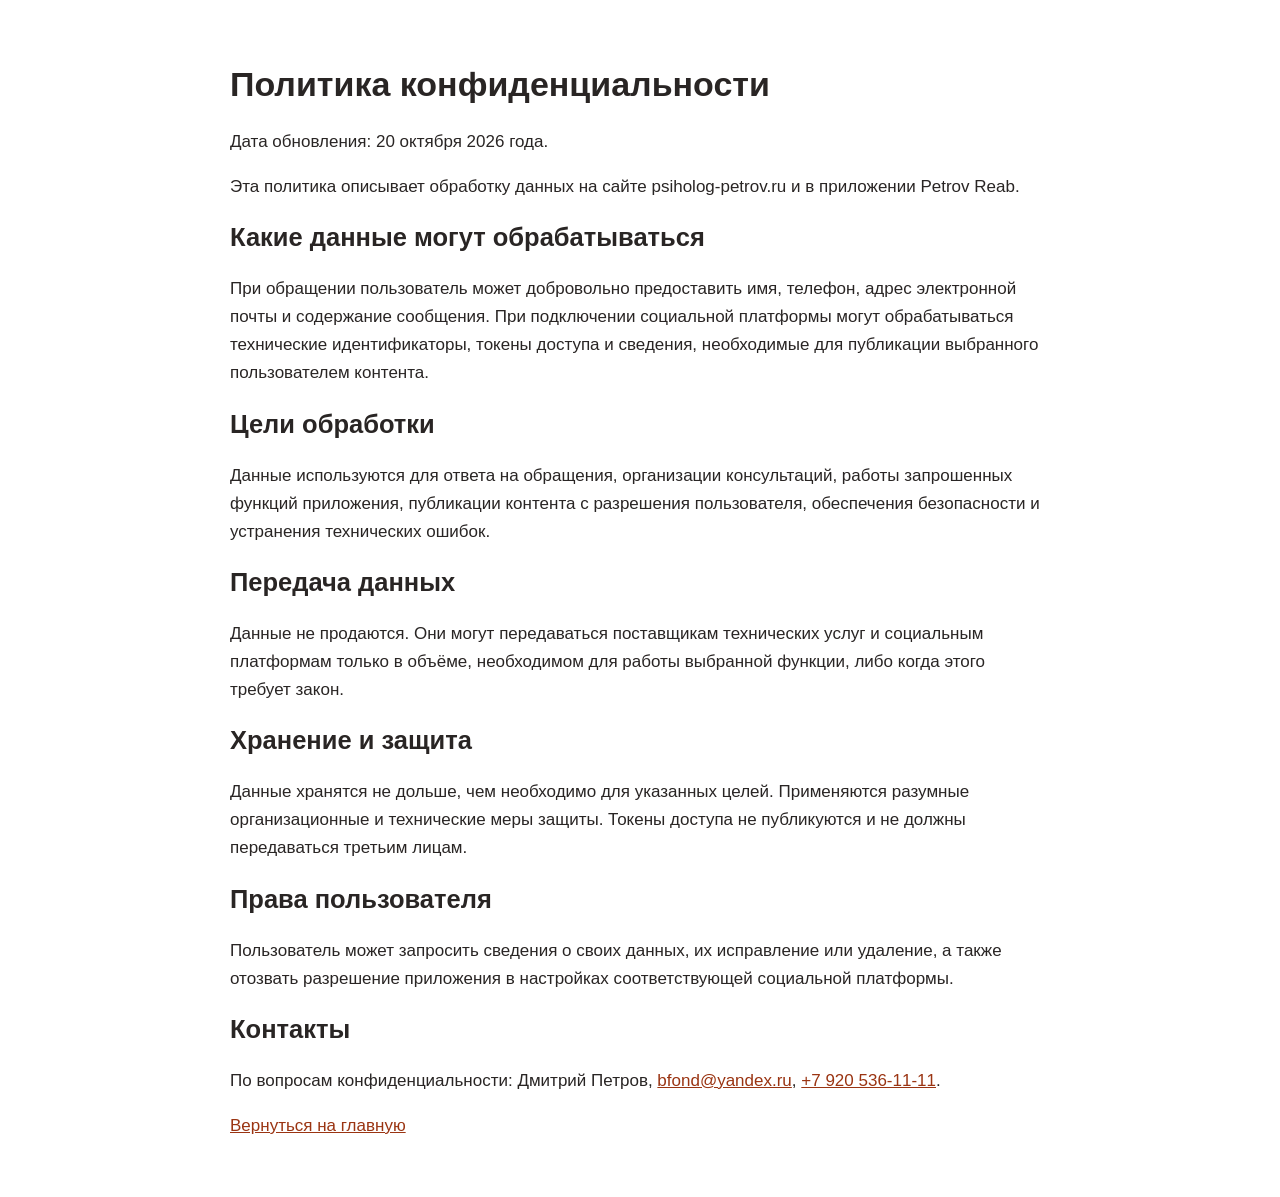
<file: privacy.html>
<!doctype html>
<html lang="ru">
<head>
  <meta charset="UTF-8">
  <meta name="viewport" content="width=device-width, initial-scale=1">
  <title>Политика конфиденциальности — Дмитрий Петров</title>
  <meta name="robots" content="index,follow">
  <style>body{max-width:820px;margin:0 auto;padding:40px 22px;font:17px/1.65 Arial,sans-serif;color:#292524}h1,h2{line-height:1.25}a{color:#9a3412}</style>
</head>
<body>
  <main>
    <h1>Политика конфиденциальности</h1>
    <p>Дата обновления: 20 октября 2026 года.</p>
    <p>Эта политика описывает обработку данных на сайте psiholog-petrov.ru и в приложении Petrov Reab.</p>
    <h2>Какие данные могут обрабатываться</h2>
    <p>При обращении пользователь может добровольно предоставить имя, телефон, адрес электронной почты и содержание сообщения. При подключении социальной платформы могут обрабатываться технические идентификаторы, токены доступа и сведения, необходимые для публикации выбранного пользователем контента.</p>
    <h2>Цели обработки</h2>
    <p>Данные используются для ответа на обращения, организации консультаций, работы запрошенных функций приложения, публикации контента с разрешения пользователя, обеспечения безопасности и устранения технических ошибок.</p>
    <h2>Передача данных</h2>
    <p>Данные не продаются. Они могут передаваться поставщикам технических услуг и социальным платформам только в объёме, необходимом для работы выбранной функции, либо когда этого требует закон.</p>
    <h2>Хранение и защита</h2>
    <p>Данные хранятся не дольше, чем необходимо для указанных целей. Применяются разумные организационные и технические меры защиты. Токены доступа не публикуются и не должны передаваться третьим лицам.</p>
    <h2>Права пользователя</h2>
    <p>Пользователь может запросить сведения о своих данных, их исправление или удаление, а также отозвать разрешение приложения в настройках соответствующей социальной платформы.</p>
    <h2>Контакты</h2>
    <p>По вопросам конфиденциальности: Дмитрий Петров, <a href="mailto:bfond@yandex.ru">bfond@yandex.ru</a>, <a href="tel:+79205361111">+7 920 536-11-11</a>.</p>
    <p><a href="/">Вернуться на главную</a></p>
  </main>
</body>
</html>
</file>
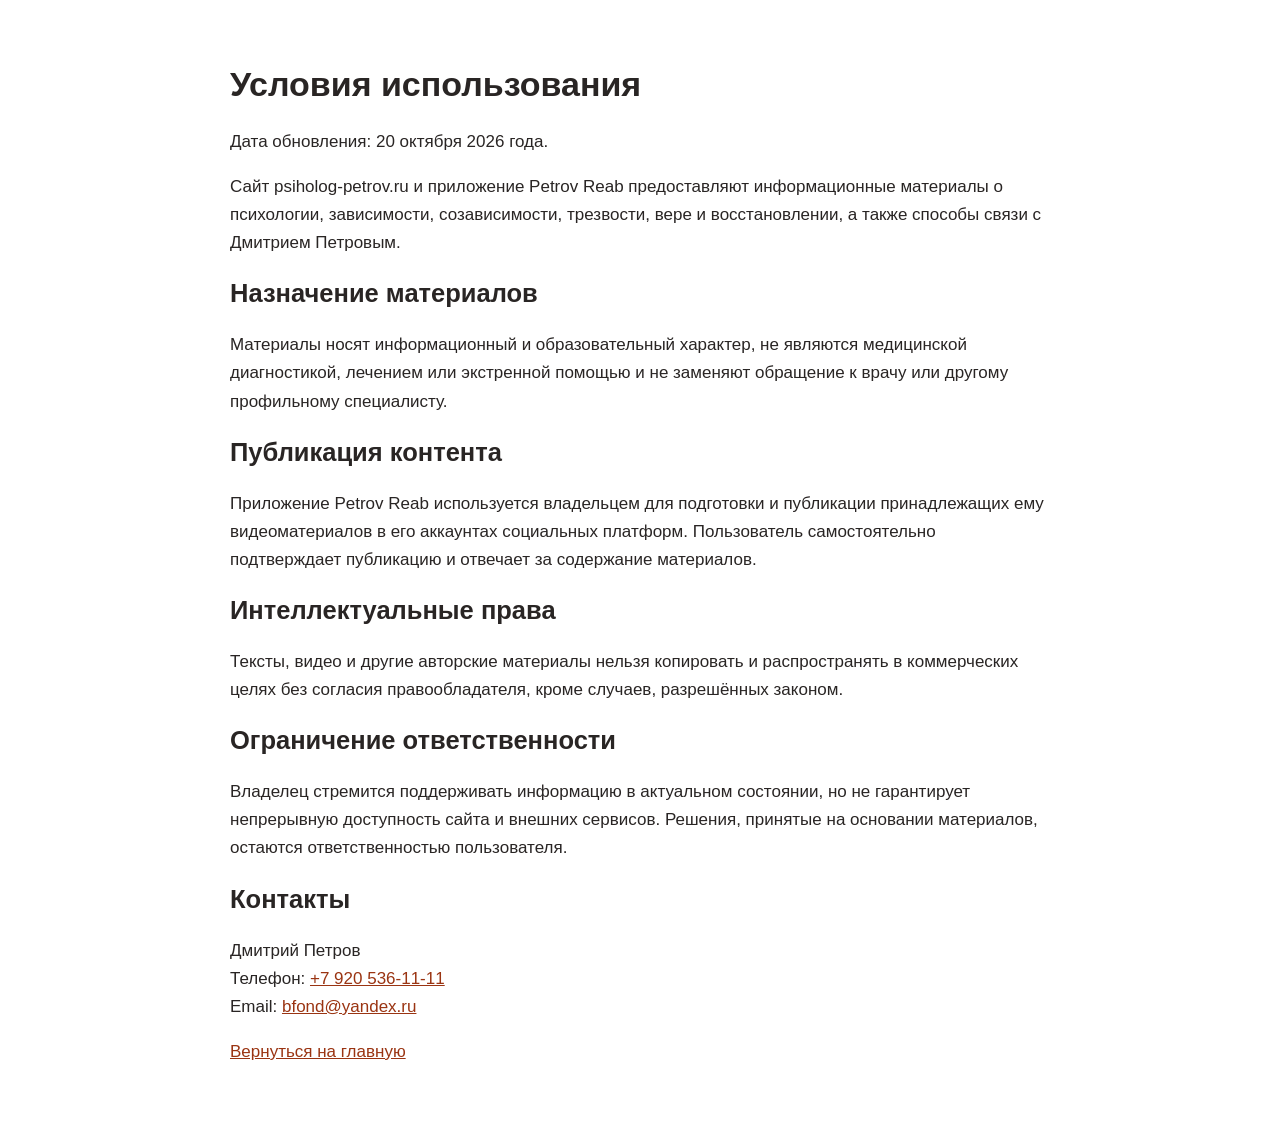
<file: terms.html>
<!doctype html>
<html lang="ru">
<head>
  <meta charset="UTF-8">
  <meta name="viewport" content="width=device-width, initial-scale=1">
  <title>Условия использования — Дмитрий Петров</title>
  <meta name="robots" content="index,follow">
  <style>body{max-width:820px;margin:0 auto;padding:40px 22px;font:17px/1.65 Arial,sans-serif;color:#292524}h1,h2{line-height:1.25}a{color:#9a3412}</style>
</head>
<body>
  <main>
    <h1>Условия использования</h1>
    <p>Дата обновления: 20 октября 2026 года.</p>
    <p>Сайт psiholog-petrov.ru и приложение Petrov Reab предоставляют информационные материалы о психологии, зависимости, созависимости, трезвости, вере и восстановлении, а также способы связи с Дмитрием Петровым.</p>
    <h2>Назначение материалов</h2>
    <p>Материалы носят информационный и образовательный характер, не являются медицинской диагностикой, лечением или экстренной помощью и не заменяют обращение к врачу или другому профильному специалисту.</p>
    <h2>Публикация контента</h2>
    <p>Приложение Petrov Reab используется владельцем для подготовки и публикации принадлежащих ему видеоматериалов в его аккаунтах социальных платформ. Пользователь самостоятельно подтверждает публикацию и отвечает за содержание материалов.</p>
    <h2>Интеллектуальные права</h2>
    <p>Тексты, видео и другие авторские материалы нельзя копировать и распространять в коммерческих целях без согласия правообладателя, кроме случаев, разрешённых законом.</p>
    <h2>Ограничение ответственности</h2>
    <p>Владелец стремится поддерживать информацию в актуальном состоянии, но не гарантирует непрерывную доступность сайта и внешних сервисов. Решения, принятые на основании материалов, остаются ответственностью пользователя.</p>
    <h2>Контакты</h2>
    <p>Дмитрий Петров<br>Телефон: <a href="tel:+79205361111">+7 920 536-11-11</a><br>Email: <a href="mailto:bfond@yandex.ru">bfond@yandex.ru</a></p>
    <p><a href="/">Вернуться на главную</a></p>
  </main>
</body>
</html>
</file>
<file: assets/seo-pages.css>
:root{color-scheme:light;--ink:#25211d;--paper:#f5f0e7;--card:#fffdf8;--gold:#9a7138;--dark:#1c1917}*{box-sizing:border-box}html{scroll-behavior:smooth}body{margin:0;background:var(--paper);color:var(--ink);font:18px/1.7 Georgia,"Times New Roman",serif}a{color:#76501f}header{background:var(--dark);color:#f8f1e4;padding:20px 0}.wrap{width:min(920px,calc(100% - 36px));margin:auto}nav{display:flex;gap:18px;flex-wrap:wrap;align-items:center}nav a{color:#f8f1e4;text-decoration:none}.brand{font-weight:700;margin-right:auto}.hero{padding:72px 0 42px}.eyebrow{color:var(--gold);font:700 13px/1.2 Arial,sans-serif;letter-spacing:.12em;text-transform:uppercase}h1{font-size:clamp(38px,7vw,66px);line-height:1.08;margin:14px 0 20px}h2{font-size:34px;line-height:1.2;margin-top:52px}h3{font-size:24px;line-height:1.3}.lead{font-size:22px;max-width:760px}.card{background:var(--card);border:1px solid #ded5c5;border-radius:14px;padding:26px;margin:24px 0}.cta{display:inline-block;background:var(--gold);color:white;text-decoration:none;padding:14px 22px;border-radius:8px;font:700 16px Arial,sans-serif}.muted{color:#685f55;font-size:15px}.grid{display:grid;grid-template-columns:repeat(auto-fit,minmax(250px,1fr));gap:18px}.crumbs{font:14px Arial,sans-serif;margin-top:24px}footer{background:var(--dark);color:#e7ded1;padding:40px 0;margin-top:64px}footer a{color:#f2d59e}@media(max-width:600px){body{font-size:17px}.hero{padding-top:48px}h2{font-size:29px}}
</file>
